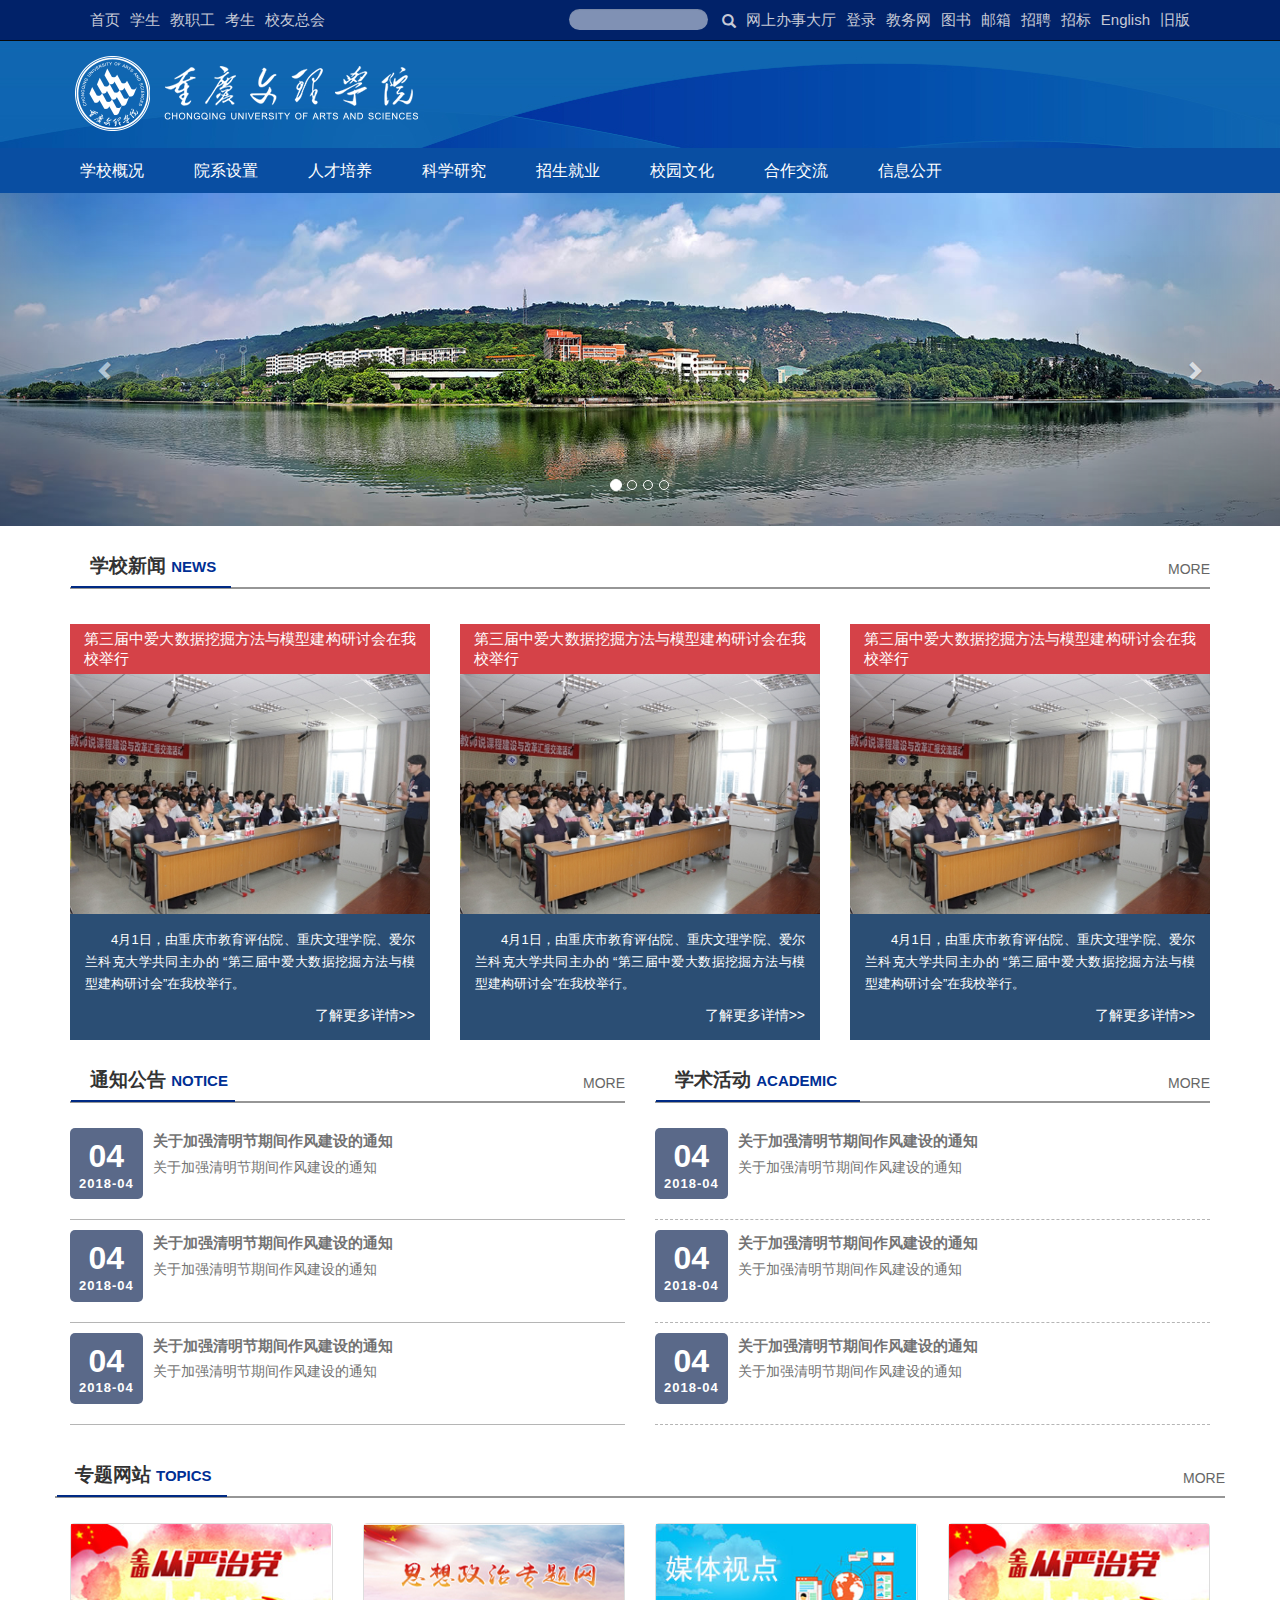
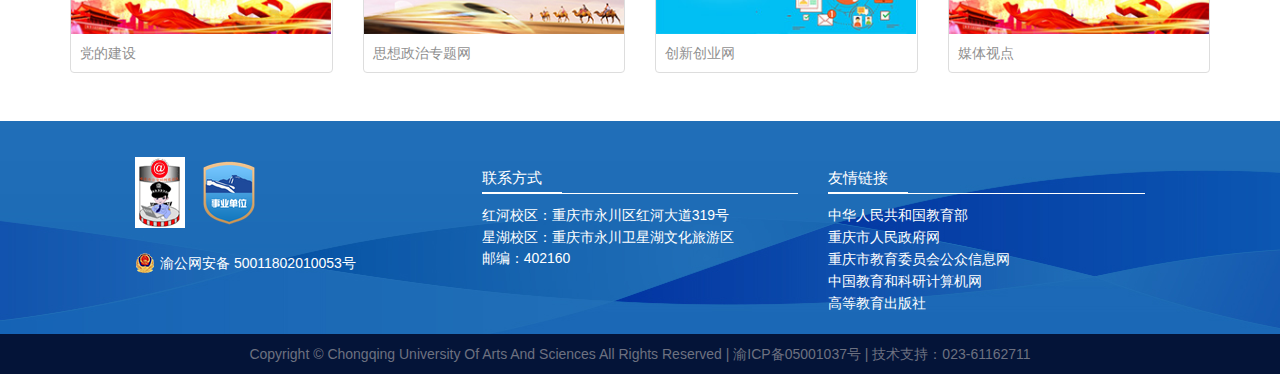
<file: docs/bootstrap/cqwu/index.html>
<!DOCTYPE html>
<html lang="en">
<head>
    <meta charset="UTF-8">
    <title>重庆文理学院</title>
    <meta name="viewport"
          content="width=device-width, user-scalable=no, initial-scale=1.0, maximum-scale=1.0, minimum-scale=1.0"/>
    <link rel="stylesheet" href="css/bootstrap.min.css"/>
    <link rel="stylesheet" href="css/index1.css"/>
    <link rel="stylesheet" href="css/public.css"/>

</head>
<body>
<nav class="navbar navbar-inverse navbar-fixed-top" role="navigation">
    <div class="container">
        <div class="navbar-header">
            <button type="button" class="navbar-toggle" data-toggle="collapse" data-target=".navbar-ex1-collapse">
                <span class="sr-only">Toggle navigation</span>
                <span class="icon-bar"></span>
                <span class="icon-bar"></span>
                <span class="icon-bar"></span>
            </button>
            <a class="navbar-brand visible-xs" href="#">重庆文理学院</a>
        </div>

        <!-- 这个元素在移动设备中将被折叠起来 -->
        <div class="collapse navbar-collapse navbar-ex1-collapse" >
            <ul class="nav navbar-nav" >
                <li class=" hidden-sm"><a href="#">首页</a></li>
                <li class="hidden-sm "><a href="#"> 学生</a></li>
                <li class="hidden-sm "><a href="#"> 教职工</a></li>
                <li class=" hidden-sm"><a href="#">  考生</a></li>
                <li class="hidden-sm"><a href="#">  校友总会</a></li>
            </ul>

            <ul class="nav navbar-nav navbar-right hidden-sm">
                <li><a href="#" >网上办事大厅</a></li>
                <li><a href="#" >  登录</a></li>
                <li><a href="#" > 教务网</a></li>
                <li><a href="#" > 图书</a></li>
                <li><a href="#" >  邮箱</a></li>
                <li><a href="#"> 招聘</a></li>
                <li><a href="#"> 招标</a></li>
                <li><a href="#"> English</a></li>
                <li><a href="#"> 旧版</a></li>
            </ul>
            <form class="navbar-form navbar-right hidden-md hidden-sm hidden-xs" role="search">
                <div class="form-group">
                    <input type="text" class="form-control">
                </div>
                <span class="glyphicon glyphicon-search"></span>
            </form>
        </div>
    </div>
</nav>
<header>
    <div class="container">
        <div class="top">
            <img src="img/logo.png" alt=""/>
        </div>
    </div>
    <div class="down hidden-sm hidden-xs">
        <div class="container">
            <div class="row">
                <dl>
                    <dt>学校概况</dt>
                    <dd>
                        <a href="#">学校简介</a>
                        <a href="#"> 发展历程</a>
                        <a href="#">   现任领导</a>
                        <a href="#"> 组织机构</a>
                        <a href="#"> 学校标识</a>
                        <a href="#">  校园风光</a>
                    </dd>
                </dl>
                <dl>
                    <dt>院系设置</dt>
                    <dd>
                        <a href="#">  文化与传媒学院</a>
                        <a href="#"> 数学与财经学院</a>
                        <a href="#">  材料与化工学院</a>
                        <a href="#">机器人工程学院/机电工程学院</a>
                        <a href="#">   机器人工程学院/机电工程学院</a>
                        <a href="#">  林学与生命科学学院</a>
                        <a href="#"> 电子电气工程学院 </a>
                        <a href="#">    重庆服务外包学院/软件工程学院</a>
                        <a href="#">  经济管理学院/建筑工程学院</a>
                        <a href="#">  旅游学院</a>
                        <a href="#"> 公共管理学院</a>
                        <a href="#">   教育学院</a>
                        <a href="#"> 外国语学院</a>
                        <a href="#"> 音乐学院</a>
                        <a href="#">  体育学院 </a>
                        <a href="#">  美术与设计学院</a>
                        <a href="#">   重庆文化遗产学院</a>
                        <a href="#">  国际学院 </a>
                        <a href="#">   继续教育学院/培训学院</a>
                    </dd>
                </dl>
                <dl>
                    <dt>人才培养</dt>
                    <dd>
                        <a href="#">本科生教育</a>
                        <a href="#"> 研究生教育 </a>
                        <a href="#"> 留学生教育</a>
                        <a href="#"> 继续教育</a>
                    </dd>
                </dl>
                <dl>
                    <dt>科学研究</dt>
                    <dd>

                        <a href="#">科研机构</a>
                        <a href="#">    科研管理 </a>
                        <a href="#"> 学科建设</a>
                        <a href="#"> 学术期刊</a>
                        <a href="#"> 重庆科技资源共享平台</a>
                    </dd>
                </dl>
                <dl>
                    <dt>招生就业</dt>
                    <dd>
                        <a href="#">招生政策</a>
                        <a href="#">  专业目录</a>
                        <a href="#">招生计划</a>
                        <a href="#"> 历年分数</a>
                        <a href="#"> 录取查询</a>
                        <a href="#">新生通道</a>
                        <a href="#">招生信息网</a>
                        <a href="#"> 就业信息网</a>
                    </dd>
                </dl>
                <dl>
                    <dt>校园文化</dt>
                    <dd>
                        <a href="#">学生社团</a>
                        <a href="#"> 教工之家</a>
                        <a href="#"> 品牌活动</a>
                    </dd>
                </dl>
                <dl>
                    <dt>合作交流</dt>
                    <dd>
                        <a href="#">学校简介</a>
                        <a href="#"> 发展历程</a>
                        <a href="#">   现任领导</a>
                        <a href="#"> 组织机构</a>
                        <a href="#"> 学校标识</a>
                        <a href="#">  校园风光</a>
                    </dd>
                </dl>
                <dl>
                    <dt>信息公开</dt>
                    <dd>
                        <a href="#">一周会议通知</a>
                        <a href="#">领导机构 </a>
                        <a href="#"> 实施办法</a>
                        <a href="#">指南与目录</a>
                        <a href="#"> 年度报告</a>
                    </dd>
                </dl>
            </div>
        </div>

    </div>
</header>
<section>
    <div class="container-fluid">
        <div id="slidershow" class="carousel slide lcj-slide" data-ride="carousel">
            <!-- 设置图片轮播的顺序 -->
            <ol class="carousel-indicators">
                <li data-target="#slidershow" data-slide-to="0" class="active"></li>
                <li data-target="#slidershow" data-slide-to="1"></li>
                <li data-target="#slidershow" data-slide-to="2"></li>
                <li data-target="#slidershow" data-slide-to="3"></li>
            </ol>
            <!-- 设置轮播图片,须保证所有图片的宽高保持一致 -->
            <div class="carousel-inner">
                <div class="item active">
                    <a href="##"><img src="img/banner1.jpg" alt=""></a>

                </div>
                <div class="item">
                    <a href="##"><img src="img/banner2.jpg" alt=""></a>

                </div>
                <div class="item">
                    <a href="##"><img src="img/banner3.jpg" alt=""></a>

                </div>
                <div class="item">
                    <a href="##"><img src="img/banner4.jpg" alt=""></a>

                </div>
            </div>
            <a class="left carousel-control" href="#slidershow"  role="button">
                <span class="glyphicon glyphicon-chevron-left"></span>
            </a>
            <a class="right carousel-control" href="#slidershow"  role="button">
                <span class="glyphicon glyphicon-chevron-right"></span>
            </a>
        </div>
    </div>
</section>
<main>
    <div class="container">
        <header><h3>学校新闻 <span>NEWS</span></h3><a href="列表页.html">MORE</a></header>
        <div class="row">
            <div class="col-xs-12 col-sm-4 news">

                <figure>
                    <a href="详细页.html">
                    <h4>第三届中爱大数据挖掘方法与模型建构研讨会在我校举行</h4>
                    <img src="img/news1.jpg" alt=""/>
                    <figcaption>
                        <p>
                            4月1日，由重庆市教育评估院、重庆文理学院、爱尔兰科克大学共同主办的
                            “第三届中爱大数据挖掘方法与模型建构研讨会”在我校举行。
                       </p>
                        <span>了解更多详情&gt;&gt;</span>
                    </figcaption>
                    </a>
                </figure>
            </div>
            <div class="col-xs-12 col-sm-4 news">

                <figure>
                    <a href="#">
                        <h4>第三届中爱大数据挖掘方法与模型建构研讨会在我校举行</h4>
                        <img src="img/news1.jpg" alt=""/>
                        <figcaption>
                            <p>
                                4月1日，由重庆市教育评估院、重庆文理学院、爱尔兰科克大学共同主办的
                                “第三届中爱大数据挖掘方法与模型建构研讨会”在我校举行。
                            </p>
                            <span>了解更多详情&gt;&gt;</span>
                        </figcaption>
                    </a>
                </figure>
            </div>
            <div class="col-xs-12 col-sm-4 news">

                <figure>
                    <a href="#">
                        <h4>第三届中爱大数据挖掘方法与模型建构研讨会在我校举行</h4>
                        <img src="img/news1.jpg" alt=""/>
                        <figcaption>
                            <p>
                                4月1日，由重庆市教育评估院、重庆文理学院、爱尔兰科克大学共同主办的
                                “第三届中爱大数据挖掘方法与模型建构研讨会”在我校举行。
                            </p>
                            <span>了解更多详情&gt;&gt;</span>
                        </figcaption>
                    </a>
                </figure>
            </div>
        </div>
        <div class="row  notice">

            <div class="col-sm-6 notice1">
                <header><h3>通知公告 <span>NOTICE</span></h3><a href="#">MORE</a></header>
                <ul class="media-list">
                    <li class="media">
                        <a class="pull-left" href="#">
                               <span>04</span>
                            <span>2018-04</span>
                        </a>
                        <div class="media-body">
                            <h4 class="media-heading">关于加强清明节期间作风建设的通知</h4>
                            <p>关于加强清明节期间作风建设的通知</p>
                        </div>
                    </li>

                </ul>
            </div>
            <div class="col-sm-6 notice2">
                <header><h3>学术活动 <span>ACADEMIC</span></h3><a href="#">MORE</a></header>
                <ul class="media-list">
                    <li class="media two">
                            <a class="pull-left" href="#">
                                <span>04</span>
                                <span>2018-04</span>
                            </a>
                            <div class="media-body">
                                <h4 class="media-heading">关于加强清明节期间作风建设的通知</h4>
                                <p>关于加强清明节期间作风建设的通知</p>
                            </div>
                    </li>

                </ul>
            </div>
            <div class="col-sm-6">
                <ul class="media-list">
                    <li class="media">
                        <a class="pull-left" href="#">
                            <span>04</span>
                            <span>2018-04</span>
                        </a>
                        <div class="media-body">
                            <h4 class="media-heading">关于加强清明节期间作风建设的通知</h4>
                            <p>关于加强清明节期间作风建设的通知</p>
                        </div>
                    </li>

                </ul>
            </div>
            <div class="col-sm-6">
                <ul class="media-list">
                    <li class="media two">
                        <a class="pull-left" href="#">
                            <span>04</span>
                            <span>2018-04</span>
                        </a>
                        <div class="media-body">
                            <h4 class="media-heading">关于加强清明节期间作风建设的通知</h4>
                            <p>关于加强清明节期间作风建设的通知</p>
                        </div>
                    </li>

                </ul>
            </div>
            <div class="col-sm-6">
                <ul class="media-list">
                    <li class="media">
                        <a class="pull-left" href="#">
                            <span>04</span>
                            <span>2018-04</span>
                        </a>
                        <div class="media-body">
                            <h4 class="media-heading">关于加强清明节期间作风建设的通知</h4>
                            <p>关于加强清明节期间作风建设的通知</p>
                        </div>
                    </li>

                </ul>
            </div>
            <div class="col-sm-6">
                <ul class="media-list">
                    <li class="media two">
                        <a class="pull-left" href="#">
                            <span>04</span>
                            <span>2018-04</span>
                        </a>
                        <div class="media-body">
                            <h4 class="media-heading">关于加强清明节期间作风建设的通知</h4>
                            <p>关于加强清明节期间作风建设的通知</p>
                        </div>
                    </li>

                </ul>
            </div>

        </div>
        <div class="row topics">
            <header><h3>专题网站<span>TOPICS</span></h3><a href="#">MORE</a></header>
            <div class="col-sm-3 col-xs-6">
                <a class="thumbnail">
                    <img src="img/topicf1.jpg" alt="...">
                    <div class="caption">
                        <p>党的建设</p>
                    </div>
                </a>
            </div>
            <div class="col-sm-3 col-xs-6">
                <a class="thumbnail">
                    <img src="img/topicf2.jpg" alt="...">
                    <div class="caption">
                        <p>  思想政治专题网</p>
                    </div>
                </a>
            </div>
            <div class="col-sm-3 col-xs-6">
                <a class="thumbnail">
                    <img src="img/topicf4.jpg" alt="...">
                    <div class="caption">
                        <p>创新创业网</p>

                    </div>
                </a>
            </div>
            <div class="col-sm-3 col-xs-6">
                <a class="thumbnail">
                    <img src="img/topicf1.jpg" alt="...">
                    <div class="caption" >
                        <p> 媒体视点</p>
                    </div>
                </a>
            </div>
        </div>
    </div>

</main>
<footer>
    <div class="container up">
        <div class="row">
            <div class="col-sm-4 hidden-xs">
                <img src="img/sentrybox.gif" alt=""/>
                <a href="#"><img src="img/blue_error.png" alt=""/></a>
                <p class="plice">
                    <a href="#">渝公网安备 50011802010053号</a>
                </p>
            </div>
            <div class="col-sm-4 col-xs-12">
                <dl>
                    <dt>联系方式</dt>
                    <dd>
                        <a href="#">红河校区：重庆市永川区红河大道319号</a>
                        <a href="#">星湖校区：重庆市永川卫星湖文化旅游区</a>
                        <p class="post">邮编：402160</p>
                    </dd>
                </dl>
            </div>
            <div class="col-sm-4 hidden-xs">
                <dl>
                    <dt>友情链接</dt>
                    <dd>
                        <a href="#">中华人民共和国教育部</a>
                        <a href="#">重庆市人民政府网</a>
                        <a href="#">重庆市教育委员会公众信息网</a>
                        <a href="#">中国教育和科研计算机网</a>
                        <a href="#">高等教育出版社</a>
                    </dd>
                </dl>
            </div>
        </div>
    </div>
    <div class="down">
        Copyright © Chongqing University Of Arts And Sciences All Rights Reserved | 渝ICP备05001037号 | 技术支持：023-61162711
    </div>
</footer>
<script src="js/jquery.min.js"></script>
<script src="js/bootstrap.min.js"></script>
<script>
    $(function(){
        $("#slidershow").carousel({
            interval:1500
        });
        $("#slidershow a.left").click(function(){
            $(".carousel").carousel("prev");
        });
        $("#slidershow a.right").click(function(){
            $(".carousel").carousel("next");
        })
    })
</script>
</body>
</html>
</file>
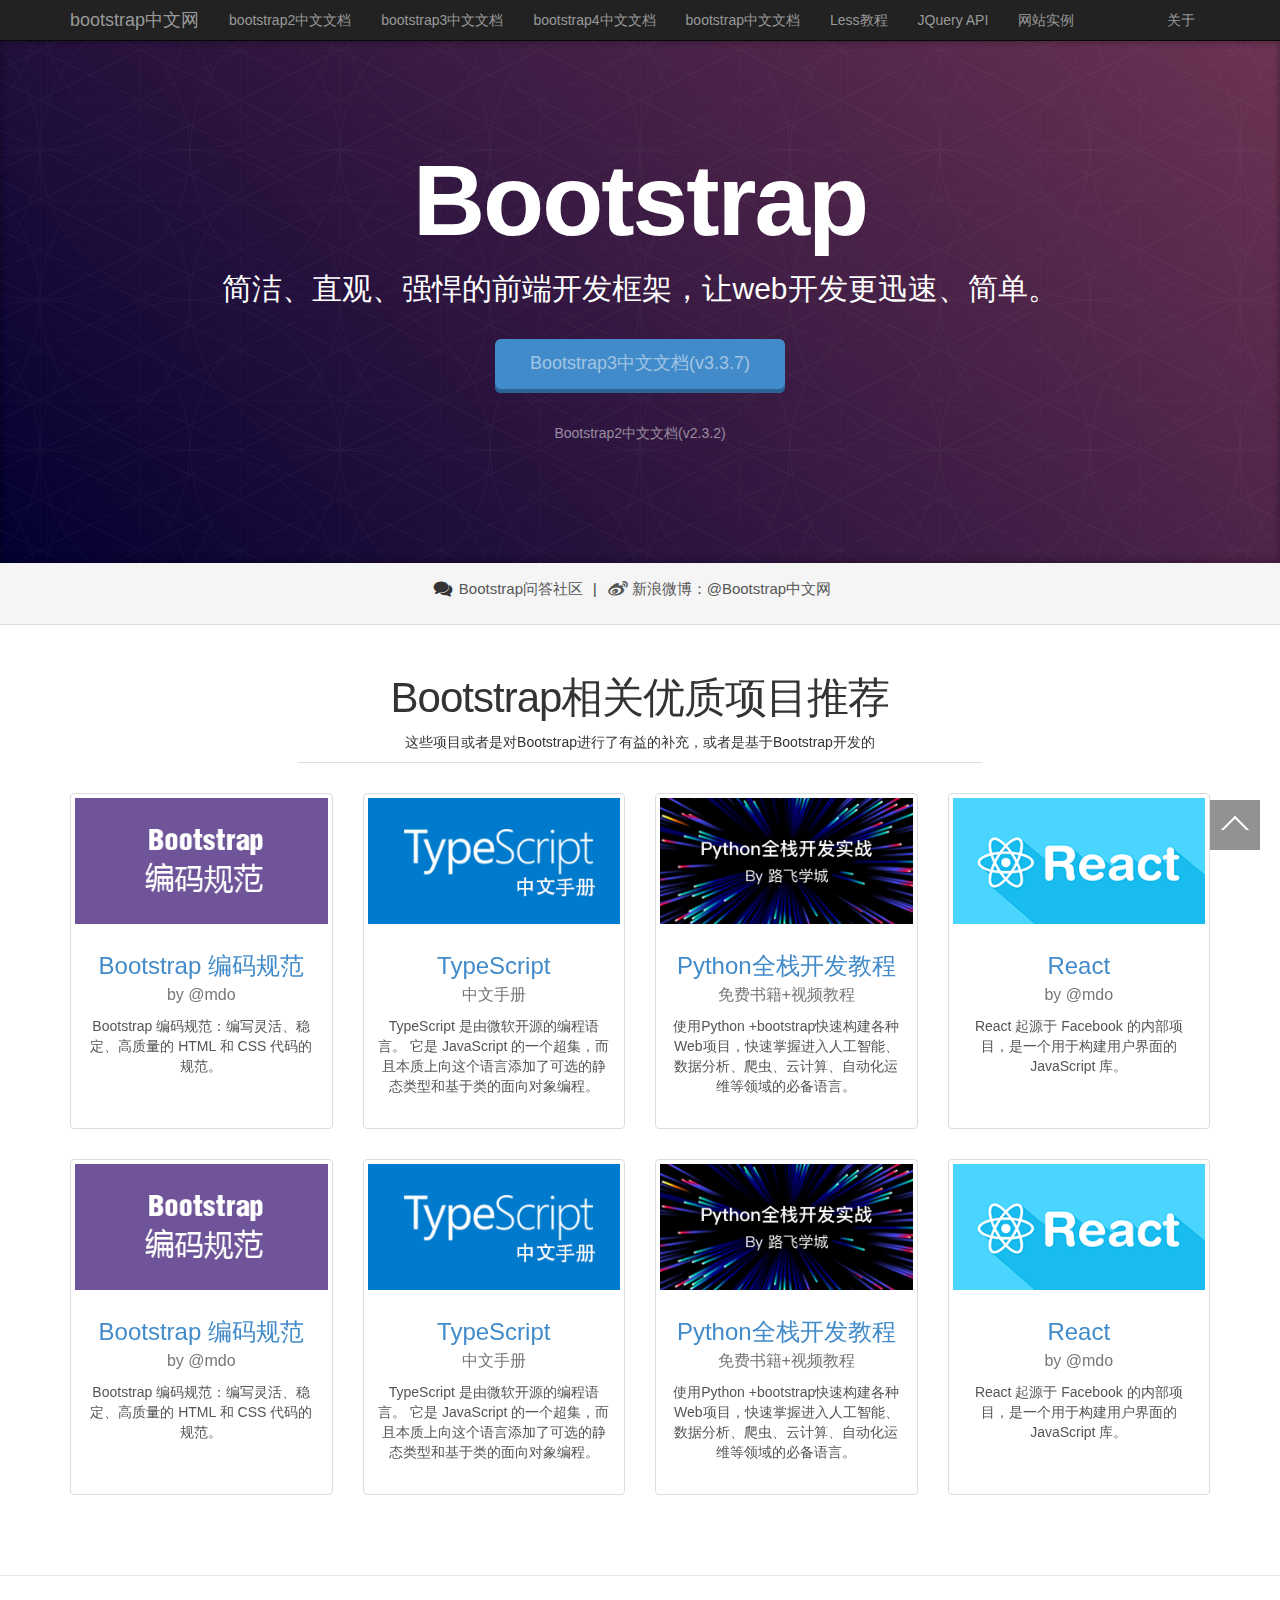
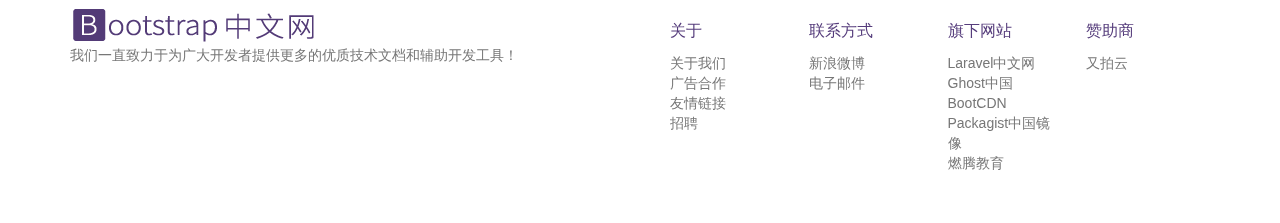
<file: docs/bootstrap/自适应.html>
<!DOCTYPE html>
<html lang="en">
<head>
    <meta charset="UTF-8">
    <title></title>
    <link rel="stylesheet" href="css/bootstrap.min.css"/>
    <meta name="viewport"
          content="width=device-width, user-scalable=no, initial-scale=1.0, maximum-scale=1.0, minimum-scale=1.0"/>
    <link rel="stylesheet" href="css/zishi.css"/>
    <style>
        .navbar-nav>li>a,.navbar-brand  {
             padding-top: 10px;
             padding-bottom: 10px;
        }
        nav.navbar{
            min-height: 40px;
        }
        .masthead{
            margin-top:40px;
            padding: 90px 0 110px;
            color: #fff;
        }
        .masthead h1{
            line-height: 1;
            letter-spacing: -2px;
            font-weight: 700;
            font-size: 100px;
        }
        .masthead h2 {
            font-weight: 200;
            line-height: 1.25;
        }
        .jumbotron{
            background: linear-gradient(45deg,#020031 0,#6d3353 100%);
            box-shadow: inset 0 3px 7px rgba(0,0,0,.2), inset 0 -3px 7px rgba(0,0,0,.2);
        }
        .jumbotron:after {
            content: '';
            display: block;
            position: absolute;
            top: 0;
            right: 0;
            bottom: 0;
            left: 0;
            background: url(img/bs-docs-masthead-pattern.png) repeat center center;
            opacity: .4;
        }
        .container{
            position: relative;
            z-index: 10;
        }
        .masthead p {
            font-size: 40px;
            font-weight: 200;
            line-height: 1.25;
            margin-top: 30px;
            margin-bottom: 15px;
        }
        .btn-primary.btn-shadow {
            box-shadow: inset 0 -4px 0 #2a6496;
            border: 0;
        }
        .btn-lg.btn-shadow {
            padding: 13px 35px 17px;
        }
        .btn-primary:active:hover{
            color: #fff;
            background-color: #204d74;
            border-color: #122b40;
        }

        .jumbotron a {
            color: rgba(255,255,255,.5);
            transition: all .2s ease-in-out;
        }
        .masthead-links a{
            font-size: 14px;
        }
        .masthead-links li {
            display: inline;
            padding: 0 10px;
            color: rgba(255,255,255,.25);
        }
        ul.masthead-links {
            margin: 0;
            padding: 0;
            list-style: none;
        }
        a.backtop{
            position: fixed;
            right: 20px;
            bottom: 50px;
            width: 50px;
            height: 50px;
            background-color: #929292;
        }
        a.backtop:before{
            position: absolute;
            width: 20px;
            height: 20px;
            border: 2px solid transparent;
            border-left-color: white;
            border-top-color: white;
            content: '';
            transform: rotate(45deg);
            margin-left: 15px;
            margin-top: 20px;
        }
    </style>
</head>
<body>

<nav class="navbar navbar-inverse navbar-fixed-top">
    <div class="container">
        <!-- Brand and toggle get grouped for better mobile display -->
        <div class="navbar-header">
            <button type="button" class="navbar-toggle collapsed" data-toggle="collapse" data-target="#bs-example-navbar-collapse-1" aria-expanded="false">
                <span class="sr-only">Toggle navigation</span>
                <span class="icon-bar"></span>
                <span class="icon-bar"></span>
                <span class="icon-bar"></span>
            </button>
            <a class="navbar-brand hidden-sm" href="#">bootstrap中文网</a>
        </div>

        <!-- Collect the nav links, forms, and other content for toggling -->
        <div class="collapse navbar-collapse " id="bs-example-navbar-collapse-1">
            <ul class="nav navbar-nav ">
                <li><a href="#" class="hidden-md hidden-sm">bootstrap2中文文档 <span class="sr-only">(current)</span></a></li>
                <li><a href="#">bootstrap3中文文档</a></li>
                <li><a href="#" >bootstrap4中文文档</a></li>
                <li><a href="#" class="hidden-md hidden-sm">bootstrap中文文档</a></li>
                <li><a href="#">Less教程</a></li>
                <li><a href="#">JQuery API</a></li>
                <li><a href="#">网站实例</a></li>
            </ul>
            <ul class="nav navbar-nav navbar-right">
                <li><a href="#" class="hidden-sm">关于</a></li>

            </ul>
        </div><!-- /.navbar-collapse -->
    </div><!-- /.container-fluid -->
</nav>
<div class="jumbotron masthead text-center">
    <div class="container">
        <h1>Bootstrap</h1>
        <h2>简洁、直观、强悍的前端开发框架，让web开发更迅速、简单。</h2>
        <p class="masthead-button-links">
            <a class="btn btn-lg btn-primary btn-shadow" href="https://v3.bootcss.com/" target="_blank" role="button" onclick="_hmt.push(['_trackEvent', 'masthead', 'click', 'masthead-Bootstrap3中文文档'])">Bootstrap3中文文档(v3.3.7)</a>
        </p>
        <ul class="masthead-links">
            <li>
                <a href="https://v2.bootcss.com/" target="_blank" role="button" onclick="_hmt.push(['_trackEvent', 'masthead', 'click', 'masthead-Bootstrap2中文文档'])">Bootstrap2中文文档(v2.3.2)</a>
            </li>
        </ul>
    </div>

</div>
<div class="adv">
    <p><b></b><a href="#"> Bootstrap问答社区</a><span>|</span><a href="#"><i></i>新浪微博：@Bootstrap中文网</a></p>
</div>
<main>
    <div class="container">
        <div class="row">
            <div class="col-sm-12 he">
                <h2>Bootstrap相关优质项目推荐</h2>
                <p>这些项目或者是对Bootstrap进行了有益的补充，或者是基于Bootstrap开发的</p>
            </div>

        </div>
        <div class="row">
            <div class="col-md-3 col-sm-6">
                <div class="thumbnail">
                    <a href="#">
                        <img src="img/tu1.png" alt="">
                    </a>
                    <div class="caption">
                        <h3><a href="#">Bootstrap 编码规范
                            <br/><span>by @mdo</span>
                        </a></h3>

                        <p>Bootstrap 编码规范：编写灵活、稳定、高质量的 HTML 和 CSS 代码的规范。</p>

                    </div>
                </div>

            </div>
            <div class="col-md-3 col-sm-6">
                <div class="thumbnail">
                    <a href="#" class="">
                        <img src="img/tu2.png" alt="">
                    </a>
                    <div class="caption">

                        <h3><a href="#">TypeScript
                            <br/> <span>中文手册</span>
                        </a></h3>

                        <p>TypeScript 是由微软开源的编程语言。
                            它是 JavaScript 的一个超集，而且本质上向这个语言添加了可选的静态类型和基于类的面向对象编程。</p>
                    </div>
                </div>

            </div>
            <div class="col-md-3 col-sm-6">
                <div class="thumbnail">
                    <a href="#" >
                        <img src="img/tu3.jpg" alt="">
                    </a>
                    <div class="caption">
                        <h3><a href="#">Python全栈开发教程
                            <br/>  <span>免费书籍+视频教程</span>
                        </a></h3>

                        <p>使用Python +bootstrap快速构建各种Web项目，快速掌握进入人工智能、
                            数据分析、爬虫、云计算、自动化运维等领域的必备语言。</p>
                    </div>
                </div>

            </div>
            <div class="col-md-3 col-sm-6">
                <div class="thumbnail">
                    <a href="#" >
                        <img src="img/tu4.png" alt="">
                    </a>
                    <div class="caption">
                        <h3><a href="#">React
                            <br/>
                            <span>by @mdo</span>
                        </a></h3>

                        <p>React 起源于 Facebook 的内部项目，是一个用于构建用户界面的 JavaScript 库。</p>
                    </div>
                </div>

            </div>
            <div class="col-md-3 col-sm-6">
                <div class="thumbnail">
                    <a href="#">
                        <img src="img/tu1.png" alt="">
                    </a>
                    <div class="caption">
                        <h3><a href="#">Bootstrap 编码规范
                            <br/><span>by @mdo</span>
                        </a></h3>

                        <p>Bootstrap 编码规范：编写灵活、稳定、高质量的 HTML 和 CSS 代码的规范。</p>

                    </div>
                </div>

            </div>
            <div class="col-md-3 col-sm-6">
                <div class="thumbnail">
                    <a href="#" class="">
                        <img src="img/tu2.png" alt="">
                    </a>
                    <div class="caption">

                        <h3><a href="#">TypeScript
                            <br/> <span>中文手册</span>
                        </a></h3>

                        <p>TypeScript 是由微软开源的编程语言。
                            它是 JavaScript 的一个超集，而且本质上向这个语言添加了可选的静态类型和基于类的面向对象编程。</p>
                    </div>
                </div>

            </div>
            <div class="col-md-3 col-sm-6">
                <div class="thumbnail">
                    <a href="#" >
                        <img src="img/tu3.jpg" alt="">
                    </a>
                    <div class="caption">
                        <h3><a href="#">Python全栈开发教程
                            <br/>  <span>免费书籍+视频教程</span>
                        </a></h3>

                        <p>使用Python +bootstrap快速构建各种Web项目，快速掌握进入人工智能、
                            数据分析、爬虫、云计算、自动化运维等领域的必备语言。</p>
                    </div>
                </div>

            </div>
            <div class="col-md-3 col-sm-6">
                <div class="thumbnail">
                    <a href="#" >
                        <img src="img/tu4.png" alt="">
                    </a>
                    <div class="caption">
                        <h3><a href="#">React
                            <br/>
                            <span>by @mdo</span>
                        </a></h3>

                        <p>React 起源于 Facebook 的内部项目，是一个用于构建用户界面的 JavaScript 库。</p>
                    </div>
                </div>

            </div>
        </div>
    </div>
</main>
<footer>
    <div class="container">
        <div class="row">
            <div class="col-md-6 col-sm-12">
                <img src="img/di1.PNG" alt="p"/>
                <p>我们一直致力于为广大开发者提供更多的优质技术文档和辅助开发工具！</p>
            </div>
            <div class="col-md-6 col-sm-12">
                <div class="col-sm-3 ">
                    <dl>
                        <dt>关于</dt>
                        <dd>
                            <a href="#">关于我们</a>
                            <a href="#">广告合作</a>
                            <a href="#">友情链接</a>
                            <a href="#">招聘</a>
                        </dd>
                    </dl>
                </div>
                <div class="col-sm-3">
                    <dl>
                        <dt>联系方式</dt>
                        <dd>

                            <a href="#">新浪微博</a>
                            <a href="#">电子邮件</a>
                        </dd>
                    </dl>
                </div>
                <div class="col-sm-3">
                    <dl>
                        <dt>旗下网站</dt>
                        <dd>
                            <a href="#">Laravel中文网</a>
                            <a href="#"> Ghost中国</a>
                            <a href="#"> BootCDN</a>
                            <a href="#">  Packagist中国镜像</a>
                            <a href="#">燃腾教育</a>
                        </dd>
                    </dl>
                </div>
                <div class="col-sm-3">
                    <dl>
                        <dt>赞助商</dt>
                        <dd>
                            <a href="#">又拍云</a>
                        </dd>
                    </dl>
                </div>
            </div>
        </div>
    </div>

</footer>
<a class="backtop" href="#"></a>
<script src="js/jquery.min.js"></script>
<script src="js/bootstrap.min.js"></script>
</body>
</html>
</file>
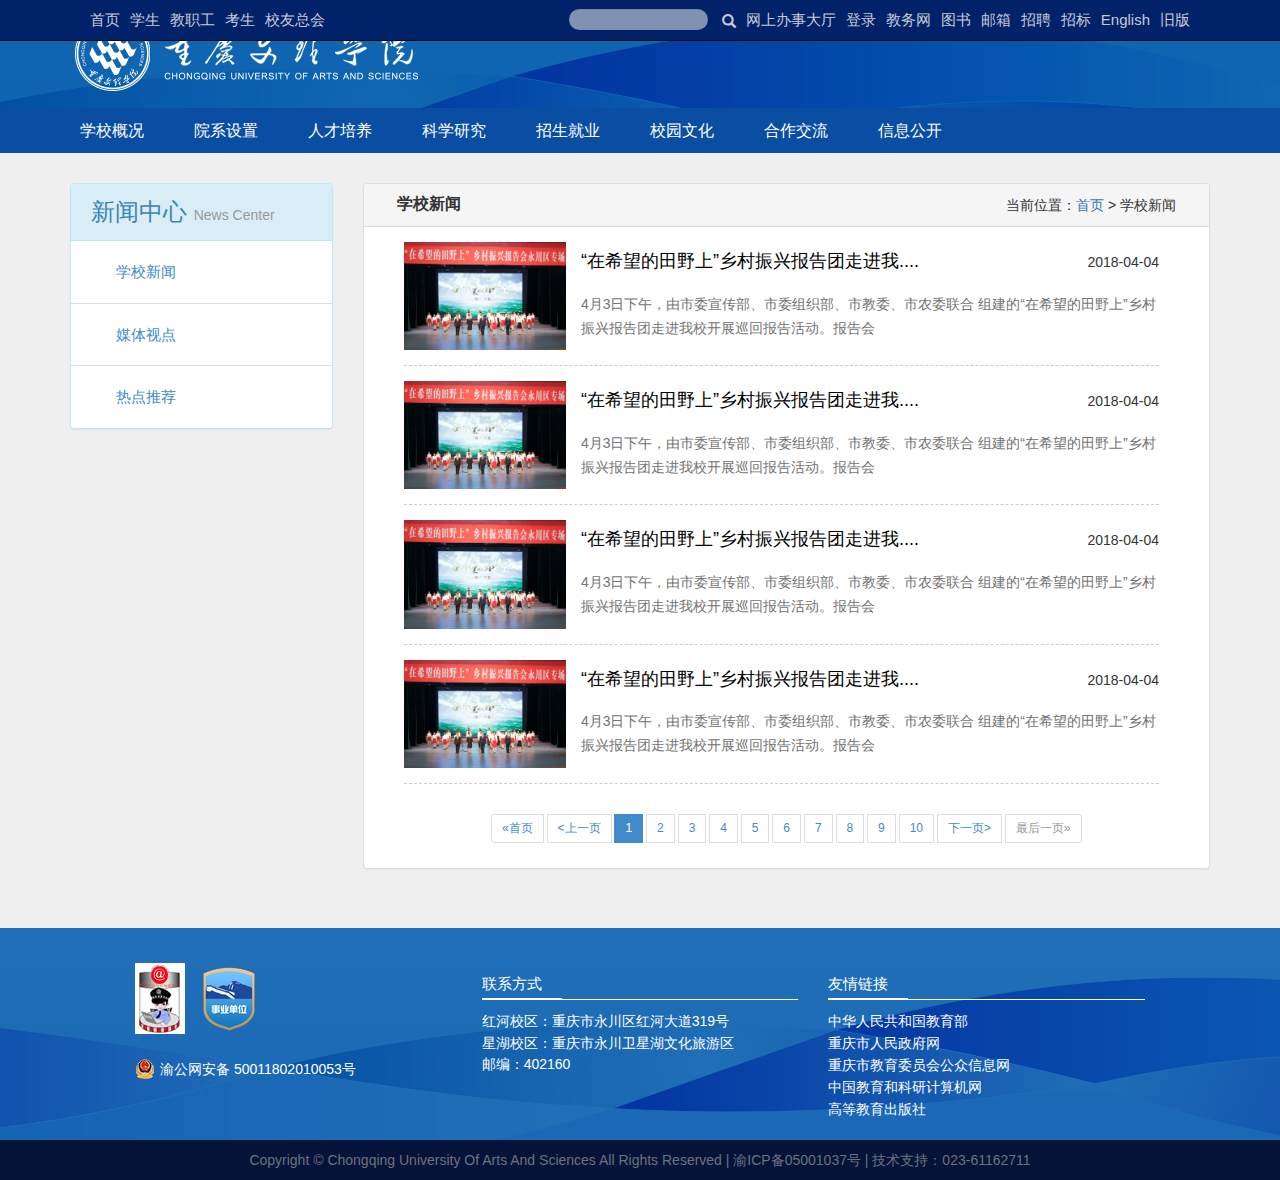
<file: docs/bootstrap/cqwu/列表页.html>
<!DOCTYPE html>
<html lang="en">
<head>
    <meta charset="UTF-8">
    <title>列表页</title>
    <meta name="viewport"
          content="width=device-width, user-scalable=no, initial-scale=1.0, maximum-scale=1.0, minimum-scale=1.0"/>
    <link rel="stylesheet" href="css/bootstrap.min.css"/>
    <link rel="stylesheet" href="css/public.css"/>
    <link rel="stylesheet" href="css/list.css"/>
</head>
<body>
<nav class="navbar navbar-inverse navbar-fixed-top" role="navigation">
    <div class="container">
        <div class="navbar-header">
            <button type="button" class="navbar-toggle" data-toggle="collapse" data-target=".navbar-ex1-collapse">
                <span class="sr-only">Toggle navigation</span>
                <span class="icon-bar"></span>
                <span class="icon-bar"></span>
                <span class="icon-bar"></span>
            </button>
            <a class="navbar-brand visible-xs" href="#">重庆文理学院</a>
        </div>

        <!-- 这个元素在移动设备中将被折叠起来 -->
        <div class="collapse navbar-collapse navbar-ex1-collapse" >
            <ul class="nav navbar-nav" >
                <li class=" hidden-sm"><a href="index.html">首页</a></li>
                <li class="hidden-sm "><a href="#"> 学生</a></li>
                <li class="hidden-sm "><a href="#"> 教职工</a></li>
                <li class=" hidden-sm"><a href="#">  考生</a></li>
                <li class="hidden-sm"><a href="#">  校友总会</a></li>
            </ul>

            <ul class="nav navbar-nav navbar-right hidden-sm">
                <li><a href="#" >网上办事大厅</a></li>
                <li><a href="#" >  登录</a></li>
                <li><a href="#" > 教务网</a></li>
                <li><a href="#" > 图书</a></li>
                <li><a href="#" >  邮箱</a></li>
                <li><a href="#"> 招聘</a></li>
                <li><a href="#"> 招标</a></li>
                <li><a href="#"> English</a></li>
                <li><a href="#"> 旧版</a></li>
            </ul>
            <form class="navbar-form navbar-right hidden-md hidden-sm hidden-xs" role="search">
                <div class="form-group">
                    <input type="text" class="form-control">
                </div>
                <span class="glyphicon glyphicon-search"></span>
            </form>
        </div>
    </div>
</nav>

<header>
    <div class="container">
        <div class="top">
            <img src="img/logo.png" alt=""/>
        </div>
    </div>
    <div class="down hidden-sm hidden-xs">
        <div class="container">
            <div class="row">
                <dl>
                    <dt>学校概况</dt>
                    <dd>
                        <a href="#">学校简介</a>
                        <a href="#"> 发展历程</a>
                        <a href="#">   现任领导</a>
                        <a href="#"> 组织机构</a>
                        <a href="#"> 学校标识</a>
                        <a href="#">  校园风光</a>
                    </dd>
                </dl>
                <dl>
                    <dt>院系设置</dt>
                    <dd>
                        <a href="#">  文化与传媒学院</a>
                        <a href="#"> 数学与财经学院</a>
                        <a href="#">  材料与化工学院</a>
                        <a href="#">机器人工程学院/机电工程学院</a>
                        <a href="#">   机器人工程学院/机电工程学院</a>
                        <a href="#">  林学与生命科学学院</a>
                        <a href="#"> 电子电气工程学院 </a>
                        <a href="#">    重庆服务外包学院/软件工程学院</a>
                        <a href="#">  经济管理学院/建筑工程学院</a>
                        <a href="#">  旅游学院</a>
                        <a href="#"> 公共管理学院</a>
                        <a href="#">   教育学院</a>
                        <a href="#"> 外国语学院</a>
                        <a href="#"> 音乐学院</a>
                        <a href="#">  体育学院 </a>
                        <a href="#">  美术与设计学院</a>
                        <a href="#">   重庆文化遗产学院</a>
                        <a href="#">  国际学院 </a>
                        <a href="#">   继续教育学院/培训学院</a>
                    </dd>
                </dl>
                <dl>
                    <dt>人才培养</dt>
                    <dd>
                        <a href="#">本科生教育</a>
                        <a href="#"> 研究生教育 </a>
                        <a href="#"> 留学生教育</a>
                        <a href="#"> 继续教育</a>
                    </dd>
                </dl>
                <dl>
                    <dt>科学研究</dt>
                    <dd>

                        <a href="#">科研机构</a>
                        <a href="#">    科研管理 </a>
                        <a href="#"> 学科建设</a>
                        <a href="#"> 学术期刊</a>
                        <a href="#"> 重庆科技资源共享平台</a>
                    </dd>
                </dl>
                <dl>
                    <dt>招生就业</dt>
                    <dd>
                        <a href="#">招生政策</a>
                        <a href="#">  专业目录</a>
                        <a href="#">招生计划</a>
                        <a href="#"> 历年分数</a>
                        <a href="#"> 录取查询</a>
                        <a href="#">新生通道</a>
                        <a href="#">招生信息网</a>
                        <a href="#"> 就业信息网</a>
                    </dd>
                </dl>
                <dl>
                    <dt>校园文化</dt>
                    <dd>
                        <a href="#">学生社团</a>
                        <a href="#"> 教工之家</a>
                        <a href="#"> 品牌活动</a>
                    </dd>
                </dl>
                <dl>
                    <dt>合作交流</dt>
                    <dd>
                        <a href="#">学校简介</a>
                        <a href="#"> 发展历程</a>
                        <a href="#">   现任领导</a>
                        <a href="#"> 组织机构</a>
                        <a href="#"> 学校标识</a>
                        <a href="#">  校园风光</a>
                    </dd>
                </dl>
                <dl>
                    <dt>信息公开</dt>
                    <dd>
                        <a href="#">一周会议通知</a>
                        <a href="#">领导机构 </a>
                        <a href="#"> 实施办法</a>
                        <a href="#">指南与目录</a>
                        <a href="#"> 年度报告</a>
                    </dd>
                </dl>
            </div>
        </div>

    </div>
</header>
<main>
    <div class="container">
        <div class="row">
            <aside class="col-sm-3 hidden-xs">
                <div class="panel panel-info">
                    <div class="panel-heading">
                    <h3>  新闻中心 <small>News Center</small></h3>
                    </div>
                    <ul class="list-group">
                        <li class="list-group-item"><a href="#">学校新闻</a></li>
                        <li class="list-group-item"><a href="#">媒体视点</a></li>
                        <li class="list-group-item"><a href="#">热点推荐</a></li>
                    </ul>
                </div>
            </aside>
            <div class="col-sm-9 new_list">
                <div class="panel panel-default">
                    <div class="panel-heading">
                       <h3 >学校新闻</h3><span>当前位置：<b>首页</b> > 学校新闻</span>
                    </div>
                    <div class="panel-body">
                        <ul class="media-list">
                            <li class="media">
                                <a  href="#">
                                    <img class="media-object pull-left" src="img/img1.jpg"
                                         alt="...">

                                <div class="media-body ">
                                  <header> <h4 class="media-heading">“在希望的田野上”乡村振兴报告团走进我....</h4><span class="pull-right hidden-xs">2018-04-04 </span></header>
                                    <div>
                                        4月3日下午，由市委宣传部、市委组织部、市教委、市农委联合
                                        组建的“在希望的田野上”乡村振兴报告团走进我校开展巡回报告活动。报告会
                                    </div>
                                    </div>
                                </a>
                            </li>
                            <li class="media">
                                <a  href="#">
                                    <img class="media-object pull-left" src="img/img1.jpg"
                                         alt="...">

                                    <div class="media-body ">
                                       <header> <h4 class="media-heading">“在希望的田野上”乡村振兴报告团走进我....</h4><span class="pull-right  hidden-xs">2018-04-04 </span></header>
                                        <div>
                                            4月3日下午，由市委宣传部、市委组织部、市教委、市农委联合
                                            组建的“在希望的田野上”乡村振兴报告团走进我校开展巡回报告活动。报告会
                                        </div>
                                    </div>
                                </a>
                            </li>
                            <li class="media">
                                <a  href="#">
                                    <img class="media-object pull-left" src="img/img1.jpg"
                                         alt="...">

                                    <div class="media-body ">
                                     <header>  <h4 class="media-heading">“在希望的田野上”乡村振兴报告团走进我....</h4><span class="pull-right hidden-xs">2018-04-04 </span></header>
                                        <div>
                                            4月3日下午，由市委宣传部、市委组织部、市教委、市农委联合
                                            组建的“在希望的田野上”乡村振兴报告团走进我校开展巡回报告活动。报告会
                                        </div>
                                    </div>
                                </a>
                            </li>
                            <li class="media">
                                <a  href="#">
                                    <img class="media-object pull-left" src="img/img1.jpg"
                                         alt="...">

                                    <div class="media-body ">
                                        <header>  <h4 class="media-heading">“在希望的田野上”乡村振兴报告团走进我....</h4><span class="pull-right hidden-xs">2018-04-04 </span></header>
                                        <div>
                                            4月3日下午，由市委宣传部、市委组织部、市教委、市农委联合
                                            组建的“在希望的田野上”乡村振兴报告团走进我校开展巡回报告活动。报告会
                                        </div>
                                    </div>
                                </a>
                            </li>
                        </ul>
                    </div>
                    <div class="splite text-center" >
                        <ul class="pagination pagination-sm">
                            <li><a href="#">&laquo;首页</a></li>
                            <li><a href="#">&lt;上一页</a></li>
                            <li class="active"><a href="#">1</a></li>
                            <li ><a href="#">2</a></li>
                            <li><a href="#">3</a></li>
                            <li><a href="#">4</a></li>
                            <li><a href="#">5</a></li>
                            <li><a href="#">6</a></li>
                            <li><a href="#">7</a></li>
                            <li><a href="#">8</a></li>
                            <li><a href="#">9</a></li>
                            <li><a href="#">10</a></li>
                            <li><a href="#">下一页&gt;</a></li>
                            <li class="disabled"><a href="#">最后一页&raquo;</a></li>
                        </ul>
                    </div>

                </div>

            </div>

        </div>
    </div>

</main>
<footer>
    <div class="container up">
        <div class="row">
            <div class="col-sm-4 hidden-xs">
                <img src="img/sentrybox.gif" alt=""/>
                <a href="#"><img src="img/blue_error.png" alt=""/></a>
                <p class="plice">
                    <a href="#">渝公网安备 50011802010053号</a>
                </p>
            </div>
            <div class="col-sm-4 col-xs-12">
                <dl>
                    <dt>联系方式</dt>
                    <dd>
                        <a href="#">红河校区：重庆市永川区红河大道319号</a>
                        <a href="#">星湖校区：重庆市永川卫星湖文化旅游区</a>
                        <p class="post">邮编：402160</p>
                    </dd>
                </dl>
            </div>
            <div class="col-sm-4 hidden-xs">
                <dl>
                    <dt>友情链接</dt>
                    <dd>
                        <a href="#">中华人民共和国教育部</a>
                        <a href="#">重庆市人民政府网</a>
                        <a href="#">重庆市教育委员会公众信息网</a>
                        <a href="#">中国教育和科研计算机网</a>
                        <a href="#">高等教育出版社</a>
                    </dd>
                </dl>
            </div>
        </div>
    </div>
    <div class="down">
        Copyright © Chongqing University Of Arts And Sciences All Rights Reserved | 渝ICP备05001037号 | 技术支持：023-61162711
    </div>
</footer>
<script src="js/jquery.min.js"></script>
<script src="js/bootstrap.min.js"></script>
</body>
</html>
</file>
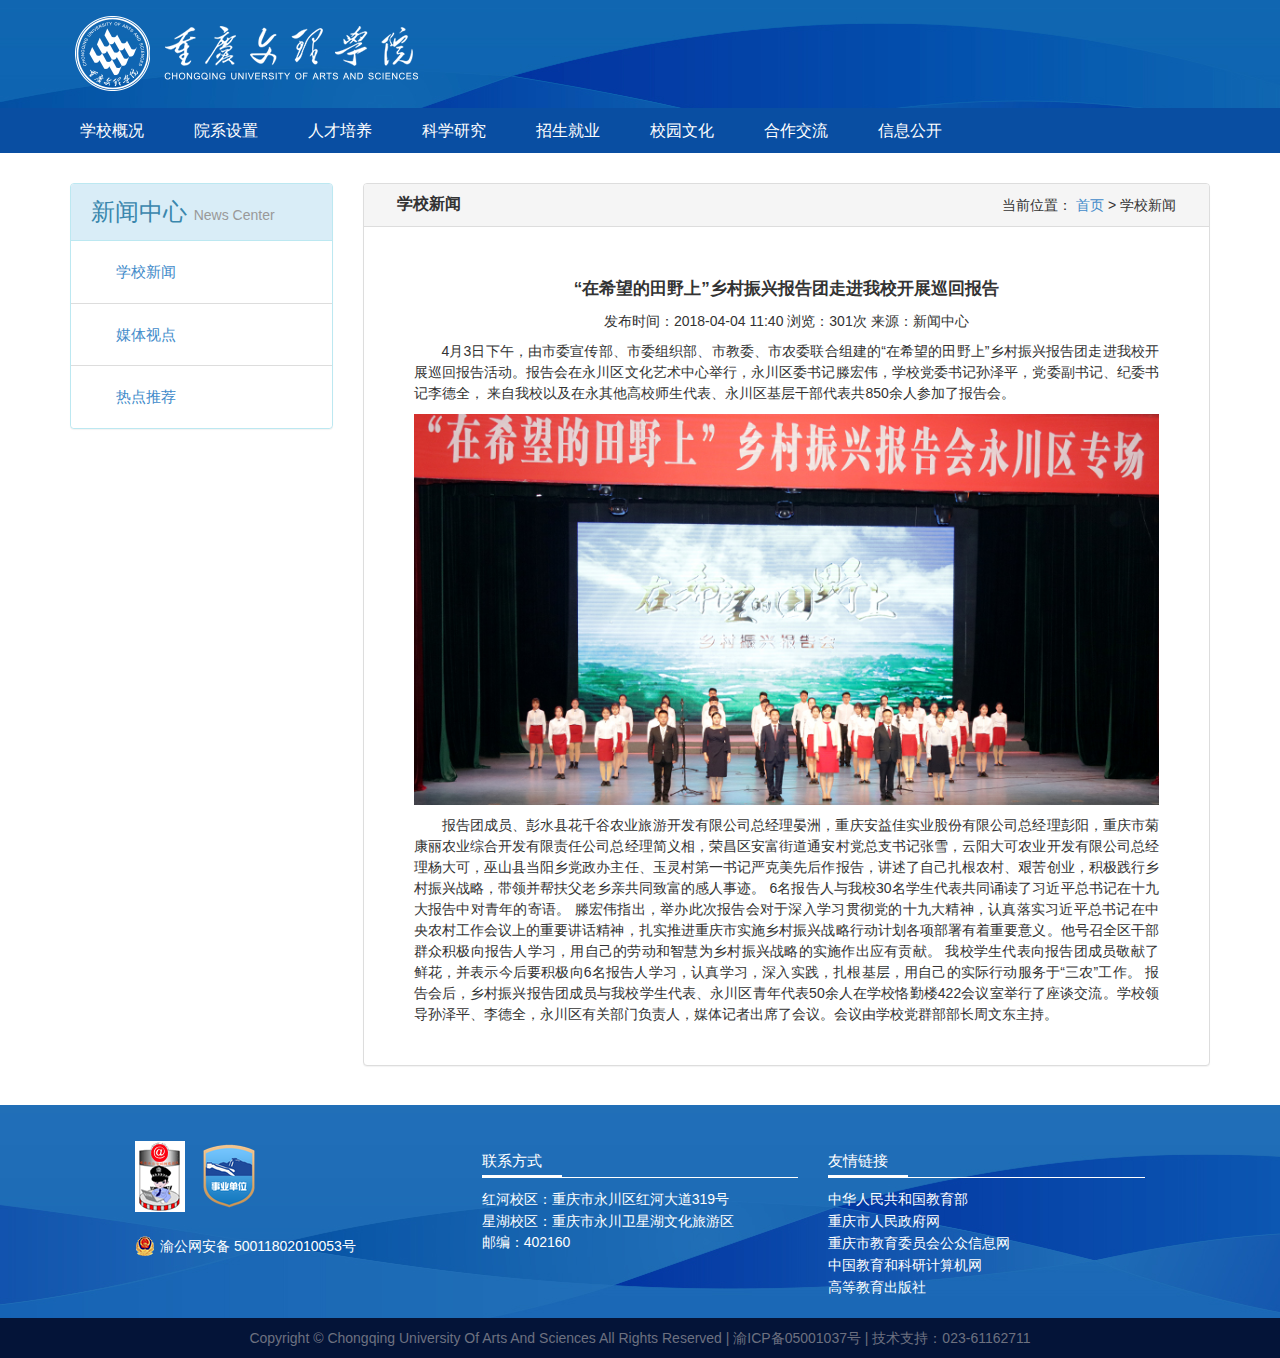
<file: docs/bootstrap/cqwu/详细页.html>
<!DOCTYPE html>
<html lang="en">
<head>
    <meta charset="UTF-8">
    <title>详细页</title>
    <meta name="viewport"
          content="width=device-width, user-scalable=no, initial-scale=1.0, maximum-scale=1.0, minimum-scale=1.0"/>
    <link rel="stylesheet" href="css/bootstrap.min.css"/>
    <link rel="stylesheet" href="css/public.css"/>
    <link rel="stylesheet" href="css/detail.css"/>
</head>
<body>
<header>
    <div class="container">
        <div class="top">
            <img src="img/logo.png" alt=""/>
        </div>
    </div>
    <div class="down hidden-sm hidden-xs">
        <div class="container">
            <div class="row">
                <dl>
                    <dt>学校概况</dt>
                    <dd>
                        <a href="#">学校简介</a>
                        <a href="#"> 发展历程</a>
                        <a href="#">   现任领导</a>
                        <a href="#"> 组织机构</a>
                        <a href="#"> 学校标识</a>
                        <a href="#">  校园风光</a>
                    </dd>
                </dl>
                <dl>
                    <dt>院系设置</dt>
                    <dd>
                        <a href="#">  文化与传媒学院</a>
                        <a href="#"> 数学与财经学院</a>
                        <a href="#">  材料与化工学院</a>
                        <a href="#">机器人工程学院/机电工程学院</a>
                        <a href="#">   机器人工程学院/机电工程学院</a>
                        <a href="#">  林学与生命科学学院</a>
                        <a href="#"> 电子电气工程学院 </a>
                        <a href="#">    重庆服务外包学院/软件工程学院</a>
                        <a href="#">  经济管理学院/建筑工程学院</a>
                        <a href="#">  旅游学院</a>
                        <a href="#"> 公共管理学院</a>
                        <a href="#">   教育学院</a>
                        <a href="#"> 外国语学院</a>
                        <a href="#"> 音乐学院</a>
                        <a href="#">  体育学院 </a>
                        <a href="#">  美术与设计学院</a>
                        <a href="#">   重庆文化遗产学院</a>
                        <a href="#">  国际学院 </a>
                        <a href="#">   继续教育学院/培训学院</a>
                    </dd>
                </dl>
                <dl>
                    <dt>人才培养</dt>
                    <dd>
                        <a href="#">本科生教育</a>
                        <a href="#"> 研究生教育 </a>
                        <a href="#"> 留学生教育</a>
                        <a href="#"> 继续教育</a>
                    </dd>
                </dl>
                <dl>
                    <dt>科学研究</dt>
                    <dd>

                        <a href="#">科研机构</a>
                        <a href="#">    科研管理 </a>
                        <a href="#"> 学科建设</a>
                        <a href="#"> 学术期刊</a>
                        <a href="#"> 重庆科技资源共享平台</a>
                    </dd>
                </dl>
                <dl>
                    <dt>招生就业</dt>
                    <dd>
                        <a href="#">招生政策</a>
                        <a href="#">  专业目录</a>
                        <a href="#">招生计划</a>
                        <a href="#"> 历年分数</a>
                        <a href="#"> 录取查询</a>
                        <a href="#">新生通道</a>
                        <a href="#">招生信息网</a>
                        <a href="#"> 就业信息网</a>
                    </dd>
                </dl>
                <dl>
                    <dt>校园文化</dt>
                    <dd>
                        <a href="#">学生社团</a>
                        <a href="#"> 教工之家</a>
                        <a href="#"> 品牌活动</a>
                    </dd>
                </dl>
                <dl>
                    <dt>合作交流</dt>
                    <dd>
                        <a href="#">学校简介</a>
                        <a href="#"> 发展历程</a>
                        <a href="#">   现任领导</a>
                        <a href="#"> 组织机构</a>
                        <a href="#"> 学校标识</a>
                        <a href="#">  校园风光</a>
                    </dd>
                </dl>
                <dl>
                    <dt>信息公开</dt>
                    <dd>
                        <a href="#">一周会议通知</a>
                        <a href="#">领导机构 </a>
                        <a href="#"> 实施办法</a>
                        <a href="#">指南与目录</a>
                        <a href="#"> 年度报告</a>
                    </dd>
                </dl>
            </div>
        </div>

    </div>
</header>
<main>
    <div class="container">
        <div class="row">
            <aside class="col-sm-3 hidden-xs">
                <div class="panel panel-info">
                    <div class="panel-heading">
                        <h3>  新闻中心 <small>News Center</small></h3>
                    </div>
                    <ul class="list-group">
                        <li class="list-group-item"><a href="#">学校新闻</a></li>
                        <li class="list-group-item"><a href="#">媒体视点</a></li>
                        <li class="list-group-item"><a href="#">热点推荐</a></li>
                    </ul>
                </div>
            </aside>
            <div class="col-sm-9 new_list">
                <div class="panel panel-default">
                    <div class="panel-heading">
                        <h3 >学校新闻</h3><span>当前位置：<a href="index.html"> 首页</a> > 学校新闻</span>
                    </div>
                    <div class="panel-body">
                        <h3>“在希望的田野上”乡村振兴报告团走进我校开展巡回报告</h3>
                        <span>发布时间：2018-04-04 11:40 浏览：301次 来源：新闻中心</span>
                        <p> 4月3日下午，由市委宣传部、市委组织部、市教委、市农委联合组建的“在希望的田野上”乡村振兴报告团走进我校开展巡回报告活动。报告会在永川区文化艺术中心举行，永川区委书记滕宏伟，学校党委书记孙泽平，党委副书记、纪委书记李德全，
                            来自我校以及在永其他高校师生代表、永川区基层干部代表共850余人参加了报告会。</p>
                        <img src="img/detail1.jpg" alt=""/>
                        <p>报告团成员、彭水县花千谷农业旅游开发有限公司总经理晏洲，重庆安益佳实业股份有限公司总经理彭阳，重庆市菊康丽农业综合开发有限责任公司总经理简义相，荣昌区安富街道通安村党总支书记张雪，云阳大可农业开发有限公司总经理杨大可，巫山县当阳乡党政办主任、玉灵村第一书记严克美先后作报告，讲述了自己扎根农村、艰苦创业，积极践行乡村振兴战略，带领并帮扶父老乡亲共同致富的感人事迹。

                            6名报告人与我校30名学生代表共同诵读了习近平总书记在十九大报告中对青年的寄语。

                            滕宏伟指出，举办此次报告会对于深入学习贯彻党的十九大精神，认真落实习近平总书记在中央农村工作会议上的重要讲话精神，扎实推进重庆市实施乡村振兴战略行动计划各项部署有着重要意义。他号召全区干部群众积极向报告人学习，用自己的劳动和智慧为乡村振兴战略的实施作出应有贡献。

                            我校学生代表向报告团成员敬献了鲜花，并表示今后要积极向6名报告人学习，认真学习，深入实践，扎根基层，用自己的实际行动服务于“三农”工作。

                            报告会后，乡村振兴报告团成员与我校学生代表、永川区青年代表50余人在学校恪勤楼422会议室举行了座谈交流。学校领导孙泽平、李德全，永川区有关部门负责人，媒体记者出席了会议。会议由学校党群部部长周文东主持。

                        </p>
                    </div>

                </div>

            </div>

        </div>
    </div>

</main>
<footer>
    <div class="container up">
        <div class="row">
            <div class="col-sm-4 hidden-xs">
                <img src="img/sentrybox.gif" alt=""/>
                <a href="#"><img src="img/blue_error.png" alt=""/></a>
                <p class="plice">
                    <a href="#">渝公网安备 50011802010053号</a>
                </p>
            </div>
            <div class="col-sm-4 col-xs-12">
                <dl>
                    <dt>联系方式</dt>
                    <dd>
                        <a href="#">红河校区：重庆市永川区红河大道319号</a>
                        <a href="#">星湖校区：重庆市永川卫星湖文化旅游区</a>
                        <p class="post">邮编：402160</p>
                    </dd>
                </dl>
            </div>
            <div class="col-sm-4 hidden-xs">
                <dl>
                    <dt>友情链接</dt>
                    <dd>
                        <a href="#">中华人民共和国教育部</a>
                        <a href="#">重庆市人民政府网</a>
                        <a href="#">重庆市教育委员会公众信息网</a>
                        <a href="#">中国教育和科研计算机网</a>
                        <a href="#">高等教育出版社</a>
                    </dd>
                </dl>
            </div>
        </div>
    </div>
    <div class="down">
        Copyright © Chongqing University Of Arts And Sciences All Rights Reserved | 渝ICP备05001037号 | 技术支持：023-61162711
    </div>
</footer>
<script src="js/jquery.min.js"></script>
<script src="js/bootstrap.min.js"></script>
</body>
</html>
</file>
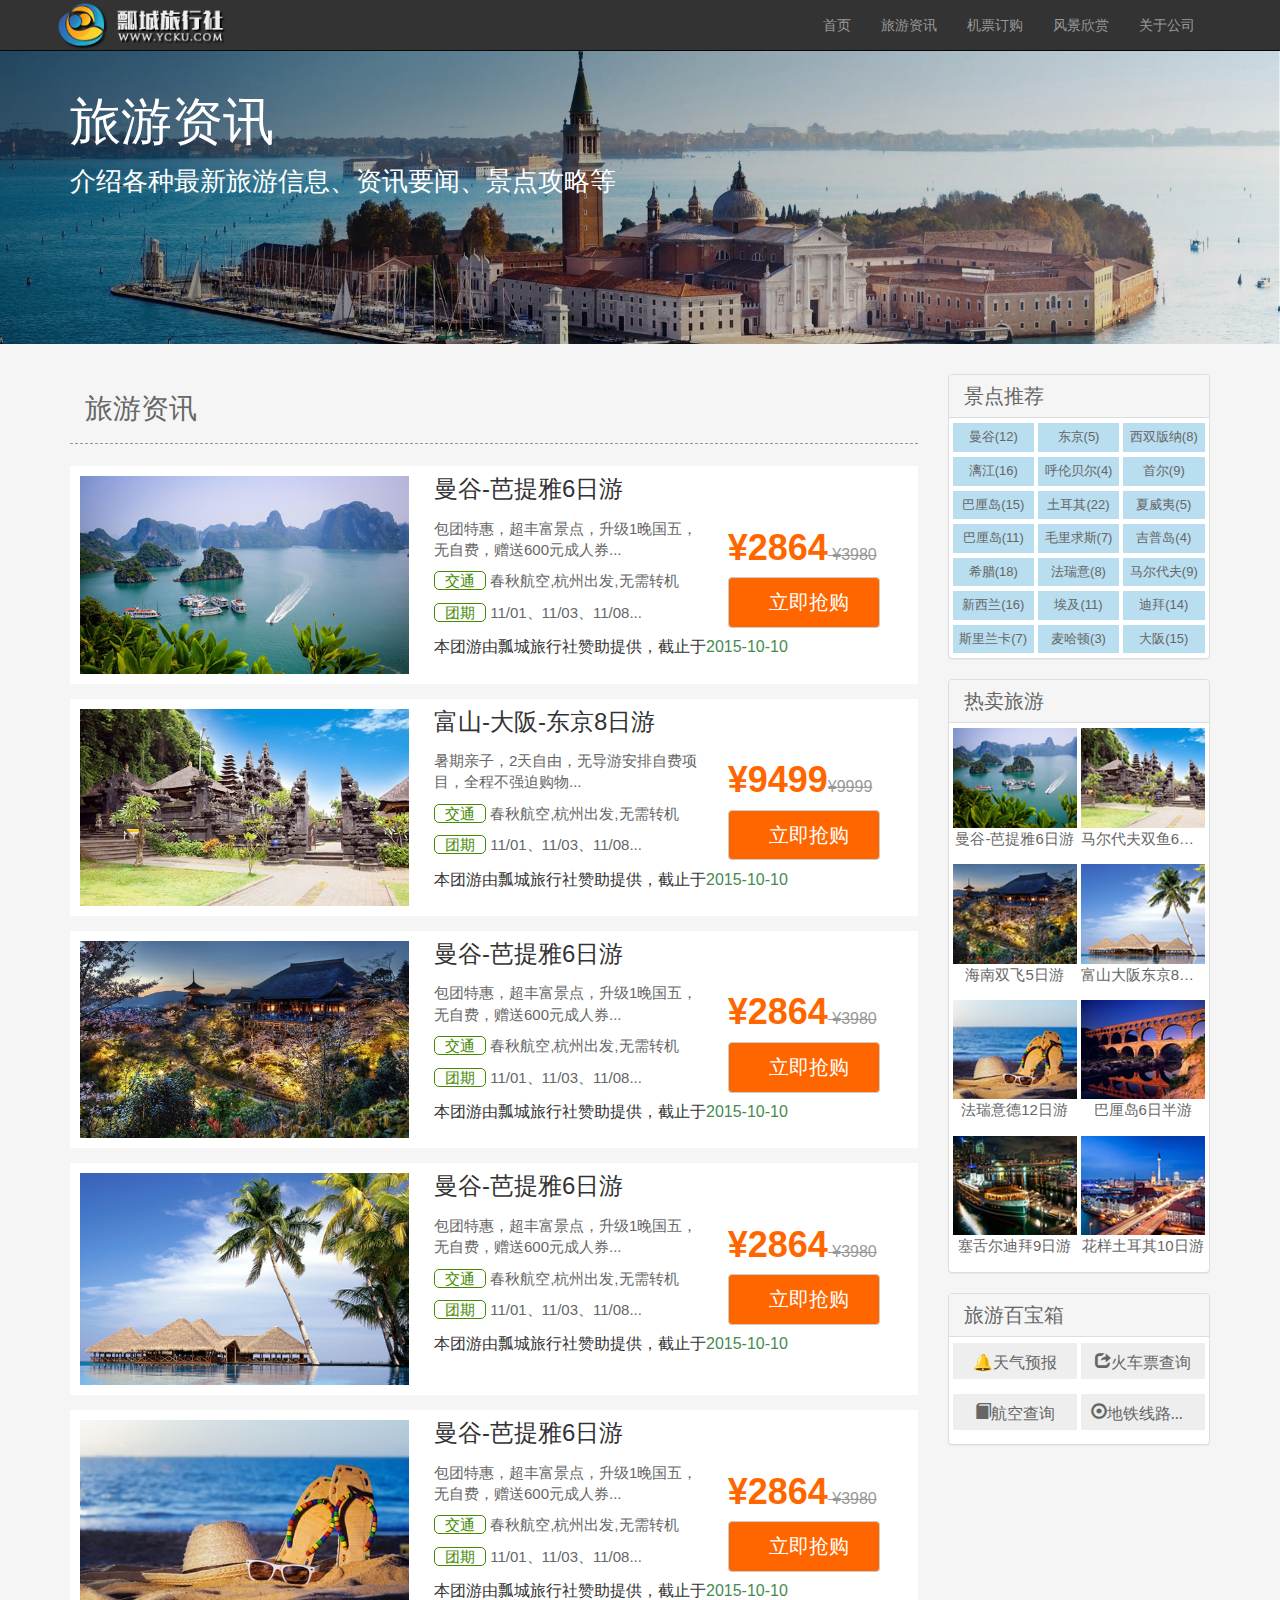
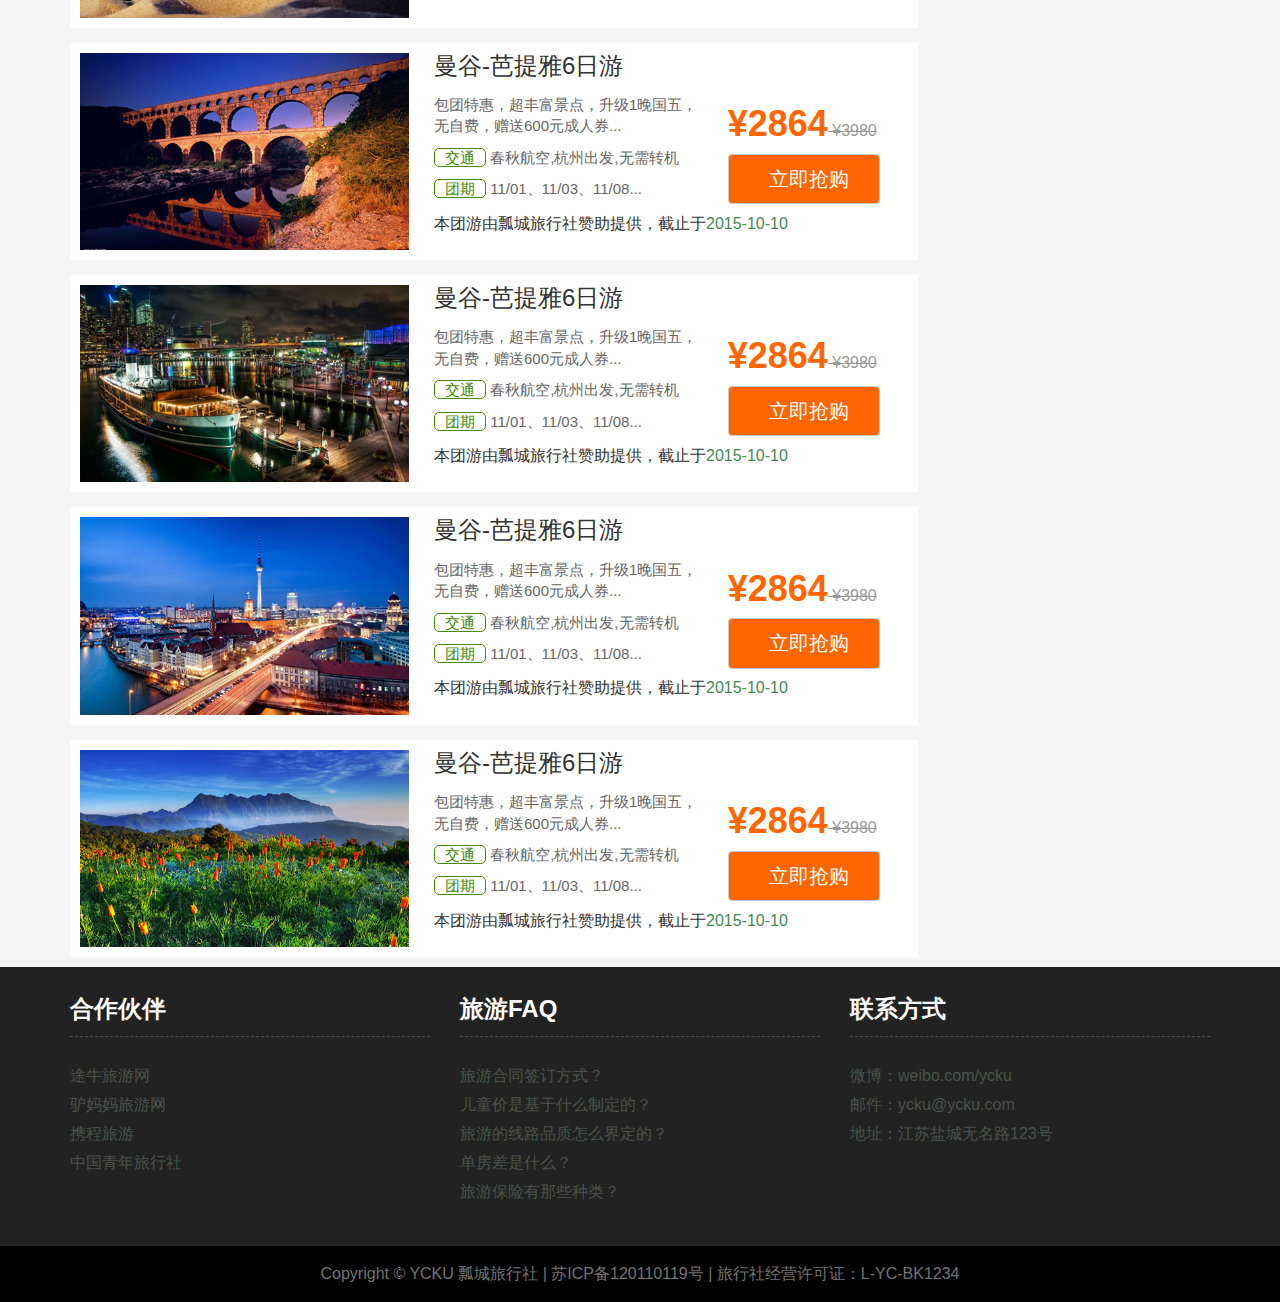
<file: docs/bootstrap/案例/information.html>
<!DOCTYPE html>
<html lang="en">
<head>
    <meta charset="UTF-8">
    <title>information</title>
    <link rel="stylesheet" href="css/bootstrap.min.css"/>
    <meta name="viewport"
          content="width=device-width, user-scalable=no, initial-scale=1.0, maximum-scale=1.0, minimum-scale=1.0"/>
    <link rel="stylesheet" href="css/information.css"/>
</head>
<body>
<nav class="navbar navbar-inverse navbar-fixed-top">
    <div class="container">
        <!-- Brand and toggle get grouped for better mobile display -->
        <div class="navbar-header">
            <button type="button" class="navbar-toggle collapsed" data-toggle="collapse" data-target="#bs-example-navbar-collapse-1" aria-expanded="false">
                <span class="sr-only">Toggle navigation</span>
                <span class="icon-bar"></span>
                <span class="icon-bar"></span>
                <span class="icon-bar"></span>
            </button>
            <a class="navbar-brand" href="#"><img src="img/logo.PNG" alt=""/></a>
        </div>

        <!-- Collect the nav links, forms, and other content for toggling -->
        <div class="collapse navbar-collapse" id="bs-example-navbar-collapse-1">

            <ul class="nav navbar-nav navbar-right">
                <li><a href="#">首页</a></li>
                <li><a href="#">旅游资讯</a></li>
                <li><a href="订票系统.html">机票订购</a></li>
                <li><a href="information.html">风景欣赏</a></li>
                <li><a href="#">关于公司</a></li>
            </ul>
        </div><!-- /.navbar-collapse -->
    </div><!-- /.container-fluid -->
</nav>
<div class="jumbotron ">
    <div class="container">
    <h1>旅游资讯</h1>
    <h2>介绍各种最新旅游信息、资讯要闻、景点攻略等</h2>
    </div>
</div>
<main class="container">
    <div class="row">
        <div class="col-lg-9 col-md-12 le col-sm-12">
            <div class="col-sm-12 he">
                <h3>旅游资讯</h3>
            </div>
            <ul class="media-list">
            <li class="media">
                    <a href="#" class="pull-left">
                        <img class="media-object" src="img/tour1.jpg" alt="...">
                    </a>
                <div class="media-body">
                    <h4 class="media-heading">曼谷-芭提雅6日游</h4>
                   <div class="row">
                      <div class="col-md-7 leone col-sm-12">
                          <p>包团特惠，超丰富景点，升级1晚国五，无自费，赠送600元成人券...</p>
                          <p class="hidden-sm hidden-xs"><b>交通</b> 春秋航空,杭州出发,无需转机</p>
                          <p class="hidden-sm hidden-xs"><b>团期</b> 11/01、11/03、11/08...</p>
                      </div>
                      <div class="col-md-5 rione">
                          <h5>¥2864<small> ¥3980</small></h5>
                          <a href="#" class="btn btn-default hidden-sm hidden-xs">立即抢购</a>
                      </div>
                  </div>
                    <span class="hidden-sm hidden-xs">本团游由瓢城旅行社赞助提供，截止于<b>2015-10-10</b></span>
                </div>
            </li>
            <li class="media">
                    <a href="#" class="pull-left">
                        <img class="media-object" src="img/tour2.jpg" alt="...">
                    </a>
                <div class="media-body ">
                    <h4 class="media-heading">富山-大阪-东京8日游</h4>
                    <div class="row">
                        <div class="col-md-7 leone col-sm-12">
                            <p >暑期亲子，2天自由，无导游安排自费项目，全程不强迫购物...</p>
                            <p class="hidden-xs hidden-sm"><b>交通</b> 春秋航空,杭州出发,无需转机</p>
                            <p class="hidden-xs hidden-sm"><b>团期</b> 11/01、11/03、11/08...</p>
                        </div>
                        <div class="col-md-5 rione ">
                            <h5>¥9499<small>¥9999</small></h5>
                            <a href="#" class="btn btn-default hidden-xs hidden-sm">立即抢购</a>
                        </div>
                    </div>
                    <span class="hidden-xs hidden-sm">本团游由瓢城旅行社赞助提供，截止于<b>2015-10-10</b></span>
                </div>
            </li>
            <li class="media">
                    <a href="#" class="pull-left">
                        <img class="media-object" src="img/tour3.jpg" alt="...">
                    </a>
                <div class="media-body">
                    <h4 class="media-heading">曼谷-芭提雅6日游</h4>
                    <div class="row">
                        <div class="col-md-7 leone col-sm-12">
                            <p>包团特惠，超丰富景点，升级1晚国五，无自费，赠送600元成人券...</p>
                            <p class="hidden-xs hidden-sm"><b>交通</b> 春秋航空,杭州出发,无需转机</p>
                            <p class="hidden-xs hidden-sm"><b>团期</b> 11/01、11/03、11/08...</p>
                        </div>
                        <div class="col-md-5 rione">
                            <h5>¥2864<small> ¥3980</small></h5>
                            <a href="#" class="btn btn-default hidden-xs hidden-sm">立即抢购</a>
                        </div>
                    </div>
                    <span class="hidden-xs hidden-sm">本团游由瓢城旅行社赞助提供，截止于<b>2015-10-10</b></span>
                </div>
            </li>
            <li class="media">
                    <a href="#" class="pull-left">
                        <img class="media-object" src="img/s4.jpg" alt="...">
                    </a>
                <div class="media-body">
                    <h4 class="media-heading">曼谷-芭提雅6日游</h4>
                    <div class="row">
                        <div class="col-md-7 leone col-sm-12">
                            <p>包团特惠，超丰富景点，升级1晚国五，无自费，赠送600元成人券...</p>
                            <p class="hidden-xs hidden-sm"><b>交通</b> 春秋航空,杭州出发,无需转机</p>
                            <p class="hidden-xs hidden-sm"><b>团期</b> 11/01、11/03、11/08...</p>
                        </div>
                        <div class="col-md-5 rione">
                            <h5>¥2864<small> ¥3980</small></h5>
                            <a href="#" class="btn btn-default hidden-xs hidden-sm">立即抢购</a>
                        </div>
                    </div>
                    <span class="hidden-xs hidden-sm ">本团游由瓢城旅行社赞助提供，截止于<b>2015-10-10</b></span>
                </div>
            </li>
            <li class="media">
                    <a href="#" class="pull-left">
                        <img class="media-object" src="img/tour5.jpg" alt="...">
                    </a>
                <div class="media-body">
                    <h4 class="media-heading">曼谷-芭提雅6日游</h4>
                    <div class="row">
                        <div class="col-md-7 leone col-sm-12">
                            <p>包团特惠，超丰富景点，升级1晚国五，无自费，赠送600元成人券...</p>
                            <p class="hidden-xs hidden-sm"><b>交通</b> 春秋航空,杭州出发,无需转机</p>
                            <p class="hidden-xs hidden-sm"><b>团期</b> 11/01、11/03、11/08...</p>
                        </div>
                        <div class="col-md-5 rione">
                            <h5>¥2864<small> ¥3980</small></h5>
                            <a href="#" class="btn btn-default hidden-xs hidden-sm">立即抢购</a>
                        </div>
                    </div>
                    <span class="hidden-xs hidden-sm">本团游由瓢城旅行社赞助提供，截止于<b>2015-10-10</b></span>
                </div>
            </li>
            <li class="media">
                    <a href="#" class="pull-left">
                        <img class="media-object" src="img/tour6.jpg" alt="...">
                    </a>
                <div class="media-body">
                    <h4 class="media-heading">曼谷-芭提雅6日游</h4>
                    <div class="row">
                        <div class="col-md-7 leone col-sm-12">
                            <p>包团特惠，超丰富景点，升级1晚国五，无自费，赠送600元成人券...</p>
                            <p class="hidden-xs hidden-sm"><b>交通</b> 春秋航空,杭州出发,无需转机</p>
                            <p class="hidden-xs hidden-sm"><b>团期</b> 11/01、11/03、11/08...</p>
                        </div>
                        <div class="col-md-5 rione">
                            <h5>¥2864<small> ¥3980</small></h5>
                            <a href="#" class="btn btn-default hidden-xs hidden-sm">立即抢购</a>
                        </div>
                    </div>
                    <span class="hidden-xs hidden-sm">本团游由瓢城旅行社赞助提供，截止于<b>2015-10-10</b></span>
                </div>
            </li>
            <li class="media">
                    <a href="#" class="pull-left">
                        <img class="media-object" src="img/tour7.jpg" alt="...">
                    </a>
                <div class="media-body">
                    <h4 class="media-heading">曼谷-芭提雅6日游</h4>
                    <div class="row">
                        <div class="col-md-7 leone col-sm-12">
                            <p>包团特惠，超丰富景点，升级1晚国五，无自费，赠送600元成人券...</p>
                            <p class="hidden-xs hidden-sm"><b>交通</b> 春秋航空,杭州出发,无需转机</p>
                            <p class="hidden-xs hidden-sm"><b>团期</b> 11/01、11/03、11/08...</p>
                        </div>
                        <div class="col-md-5 rione">
                            <h5>¥2864<small> ¥3980</small></h5>
                            <a href="#" class="btn btn-default hidden-xs hidden-sm">立即抢购</a>
                        </div>
                    </div>
                    <span class="hidden-xs hidden-sm">本团游由瓢城旅行社赞助提供，截止于<b>2015-10-10</b></span>
                </div>
            </li>
            <li class="media">
                    <a href="#" class="pull-left">
                        <img class="media-object" src="img/tour8.jpg" alt="...">
                    </a>
                <div class="media-body">
                    <h4 class="media-heading">曼谷-芭提雅6日游</h4>
                    <div class="row">
                        <div class="col-md-7 leone col-sm-12">
                            <p>包团特惠，超丰富景点，升级1晚国五，无自费，赠送600元成人券...</p>
                            <p class="hidden-xs hidden-sm"><b>交通</b> 春秋航空,杭州出发,无需转机</p>
                            <p class="hidden-xs hidden-sm"><b>团期</b> 11/01、11/03、11/08...</p>
                        </div>
                        <div class="col-md-5 rione">
                            <h5>¥2864<small> ¥3980</small></h5>
                            <a href="#" class="btn btn-default hidden-xs hidden-sm">立即抢购</a>
                        </div>
                    </div>
                    <span class="hidden-xs hidden-sm">本团游由瓢城旅行社赞助提供，截止于<b>2015-10-10</b></span>
                </div>
            </li>
            <li class="media">
                    <a href="#" class="pull-left">
                        <img class="media-object" src="img/tour9.jpg" alt="...">
                    </a>
                <div class="media-body">
                    <h4 class="media-heading">曼谷-芭提雅6日游</h4>
                    <div class="row">
                        <div class="col-md-7 leone col-sm-12">
                            <p>包团特惠，超丰富景点，升级1晚国五，无自费，赠送600元成人券...</p>
                            <p class="hidden-xs hidden-sm"><b>交通</b> 春秋航空,杭州出发,无需转机</p>
                            <p class="hidden-xs hidden-sm"><b>团期</b> 11/01、11/03、11/08...</p>
                        </div>
                        <div class="col-md-5 rione">
                            <h5>¥2864<small> ¥3980</small></h5>
                            <a href="#" class="btn btn-default hidden-xs hidden-sm">立即抢购</a>
                        </div>
                    </div>
                    <span class="hidden-xs hidden-sm">本团游由瓢城旅行社赞助提供，截止于<b>2015-10-10</b></span>
                </div>
            </li>
            </ul>
        </div>
        <div class="col-lg-3 hidden-md ri hidden-sm hidden-xs">
            <div class="panel panel-default as1">
                <div class="panel-heading">
                    <h3 class="panel-title">景点推荐</h3>
                </div>
                <div class="panel-body">
                    <a href="###">曼谷(12)</a>
                   <a href="###">东京(5)</a>
                   <a href="###">西双版纳(8)</a>
                    <a href="###">漓江(16)</a>
                   <a href="###">呼伦贝尔(4)</a>
                   <a href="###">首尔(9)</a>
                   <a href="###">巴厘岛(15)</a>
                    <a href="###">土耳其(22)</a>
                    <a href="###">夏威夷(5)</a>
                    <a href="###">巴厘岛(11)</a>
                   <a href="###">毛里求斯(7)</a>
                   <a href="###">吉普岛(4)</a>
                   <a href="###">希腊(18)</a>
                   <a href="###">法瑞意(8)</a>
                    <a href="###">马尔代夫(9)</a>
                   <a href="###">新西兰(16)</a>
                    <a href="###">埃及(11)</a>
                   <a href="###">迪拜(14)</a>
                    <a href="###">斯里兰卡(7)</a>
                   <a href="###">麦哈顿(3)</a>
                    <a href="###">大阪(15)</a>
                </div>
            </div>
            <div class="panel panel-default as2">
                <div class="panel-heading">
                    <h3 class="panel-title">热卖旅游</h3>
                </div>
                <div class="panel-body">
                    <a href="#">
                        <img src="img/hot1.jpg" alt="曼谷-芭提雅6日游">
                        <p>曼谷-芭提雅6日游</p>
                    </a>
                    <a href="#">
                        <img src="img/hot2.jpg" alt="马尔代夫双鱼6日游">
                        <p>马尔代夫双鱼6日游</p>
                    </a>
                    <a href="#">
                        <img src="img/hot3.jpg" alt="海南双飞5日游">
                        <p>海南双飞5日游</p>
                    </a>
                    <a href="#">
                        <img src="img/hot4.jpg" alt="富山大阪东京8日游">
                        <p>富山大阪东京8日游</p>
                    </a>
                    <a href="#">
                        <img src="img/hot5.jpg" alt="法瑞意德12日游">
                        <p>法瑞意德12日游</p>
                    </a>
                    <a href="#">
                        <img src="img/hot6.jpg" alt="巴厘岛6日半游">
                        <p>巴厘岛6日半游</p>
                    </a>
                    <a href="#">
                        <img src="img/hot7.jpg" alt="塞舌尔迪拜9日游">
                        <p>塞舌尔迪拜9日游</p>
                    </a>
                    <a href="#">
                        <img src="img/hot8.jpg" alt="花样土耳其10日游">
                        <p>花样土耳其10日游</p>
                    </a>
                </div>
            </div>
            <div class="panel panel-default as3">
                <div class="panel-heading">
                    <h3 class="panel-title">旅游百宝箱</h3>
                </div>
                <div class="panel-body">
                    <a href="###" class="glyphicon glyphicon-bell">天气预报</a>
                    <a href="###"  class="glyphicon glyphicon-share">火车票查询</a>
                    <a href="###"  class="glyphicon glyphicon-book">航空查询</a>
                    <a href="###"  class="glyphicon glyphicon-record">地铁线路查询</a>
                </div>
            </div>
        </div>
    </div>
</main>
<footer>
    <div class="container hidden-xs">
        <div class="row">
            <div class="col-sm-4">
                <dl>
                    <dt>合作伙伴</dt>
                    <dd>
                        <a>途牛旅游网</a>
                        <a>驴妈妈旅游网</a>
                        <a>携程旅游</a>
                        <a>中国青年旅行社</a>
                    </dd>
                </dl>
            </div>
            <div class="col-sm-4">
                <dl>
                    <dt>旅游FAQ</dt>
                    <dd>
                        <a>旅游合同签订方式？</a>
                        <a>儿童价是基于什么制定的？</a>
                        <a>旅游的线路品质怎么界定的？</a>
                        <a>单房差是什么？</a>
                        <a>旅游保险有那些种类？</a>
                    </dd>
                </dl>
            </div>
            <div class="col-sm-4">
                <dl>
                    <dt>联系方式</dt>
                    <dd>
                        <a>微博：weibo.com/ycku</a>
                        <a>邮件：ycku@ycku.com</a>
                        <a>地址：江苏盐城无名路123号</a>
                    </dd>
                </dl>
            </div>
        </div>
    </div>
    <div class="down">
        Copyright © YCKU 瓢城旅行社 | 苏ICP备120110119号<span class="sm-hidden"> | 旅行社经营许可证：L-YC-BK1234
    </div>
</footer>
<script src="js/jquery.min.js"></script >
<script src="js/bootstrap.min.js"></script>
</body>
</html>
</file>
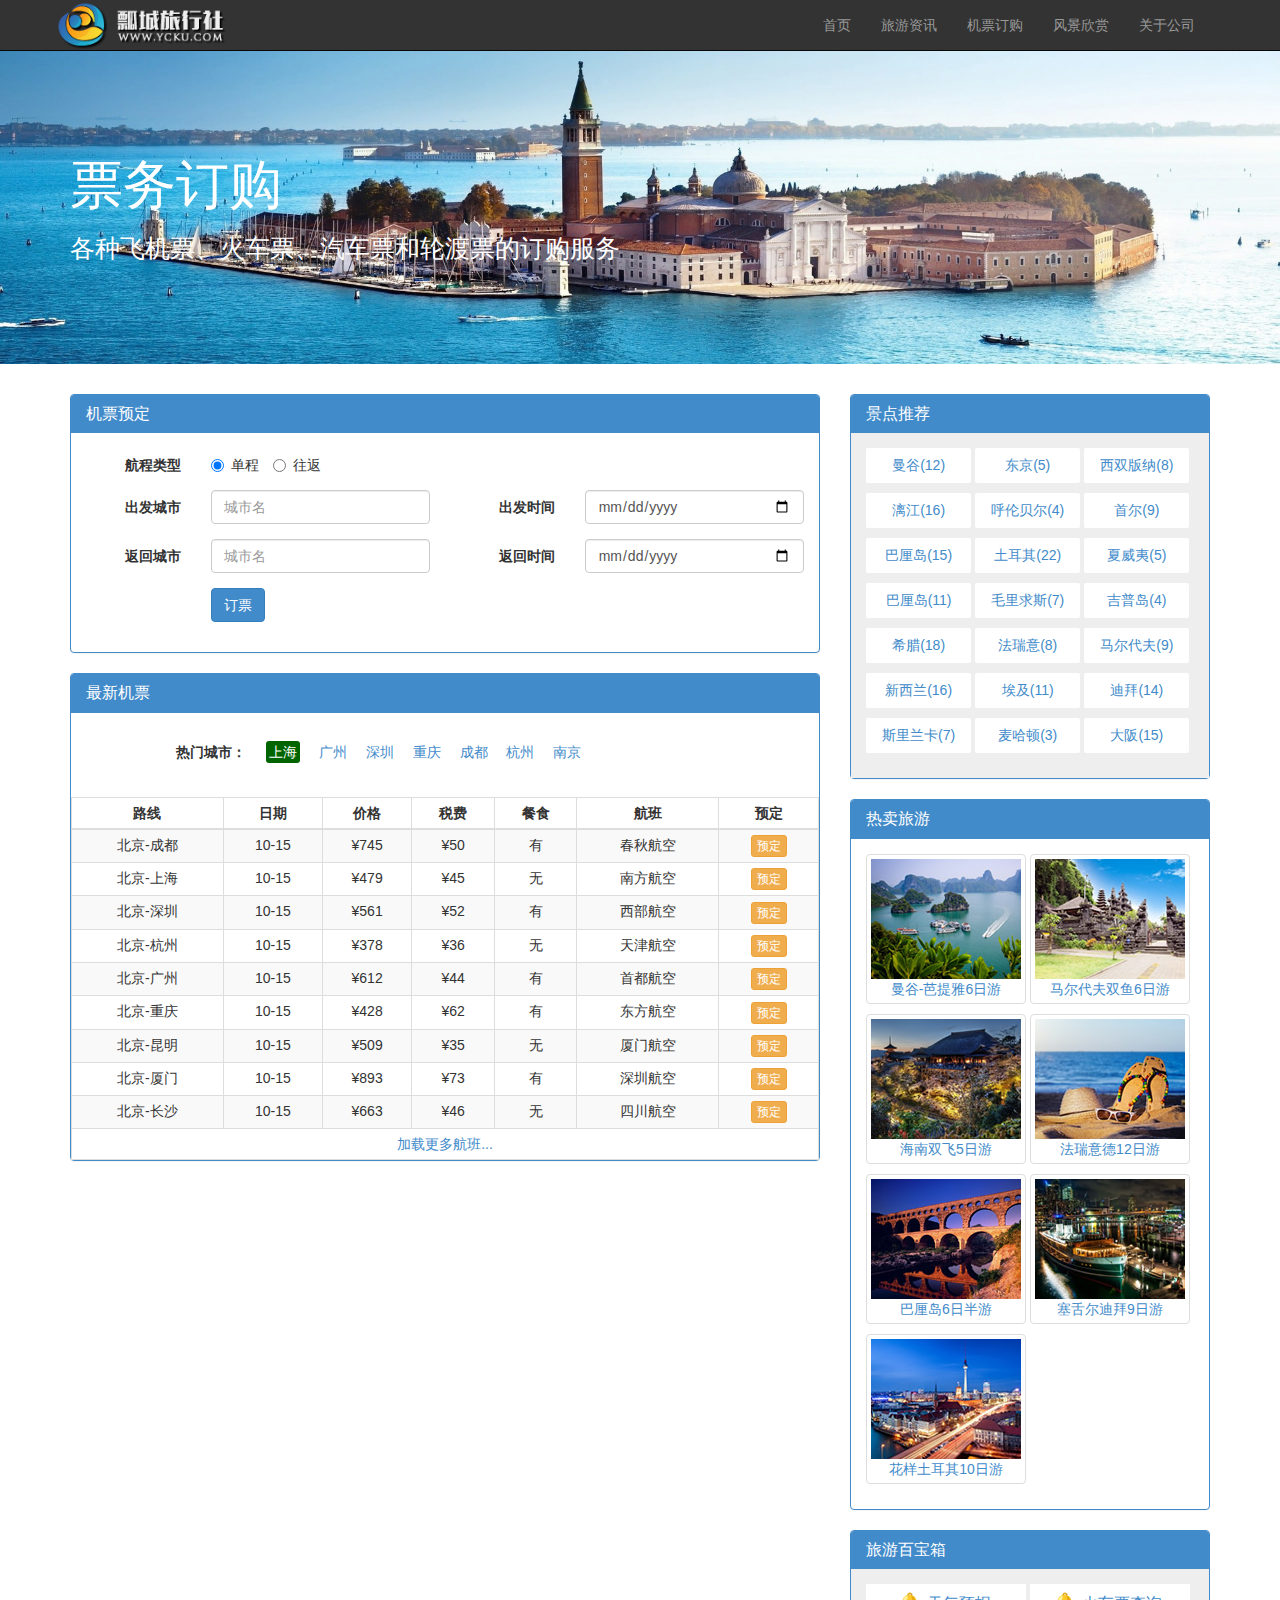
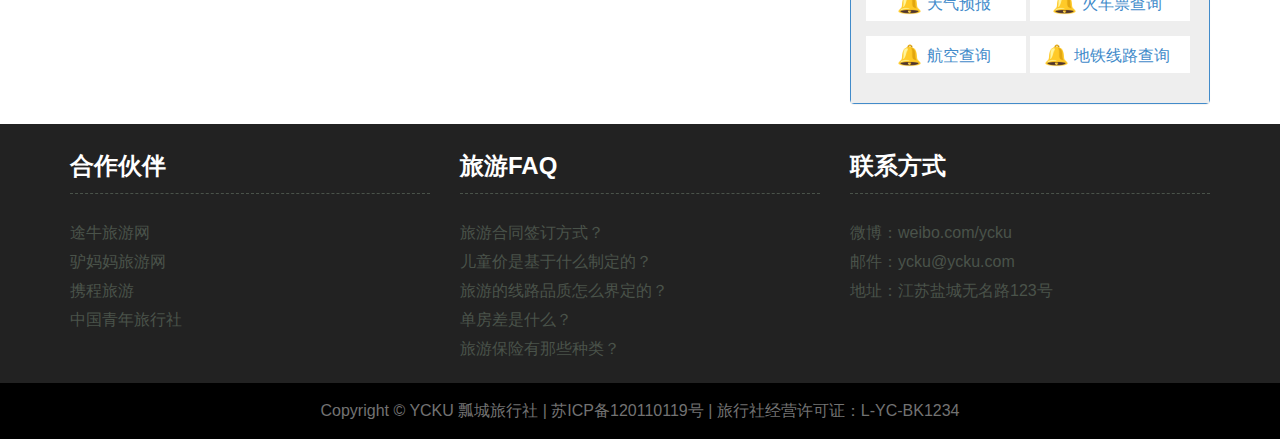
<file: docs/bootstrap/案例/订票系统.html>
<!DOCTYPE html>
<html lang="en">
<head>
    <meta charset="UTF-8">
    <title>订票系统</title>
    <meta name="viewport"
          content="width=device-width, user-scalable=no, initial-scale=1.0, maximum-scale=1.0, minimum-scale=1.0"/>
    <link rel="stylesheet" href="css/bootstrap.min.css"/>
    <link rel="stylesheet" href="css/reserve.css"/>

</head>
<body>
<nav class="navbar navbar-inverse navbar-fixed-top">
    <div class="container">
        <!-- Brand and toggle get grouped for better mobile display -->
        <div class="navbar-header hidden-sm">
            <button type="button" class="navbar-toggle collapsed" data-toggle="collapse" data-target="#bs-example-navbar-collapse-1" aria-expanded="false">
                <span class="sr-only">Toggle navigation</span>
                <span class="icon-bar"></span>
                <span class="icon-bar"></span>
                <span class="icon-bar"></span>
            </button>
            <a class="navbar-brand" href="#"><img src="img/logo.PNG" alt=""/></a>
        </div>

        <!-- Collect the nav links, forms, and other content for toggling -->
        <div class="collapse navbar-collapse" id="bs-example-navbar-collapse-1">

            <ul class="nav navbar-nav navbar-right">
                <li><a href="#">首页</a></li>
                <li><a href="#">旅游资讯</a></li>
                <li><a href="订票系统.html">机票订购</a></li>
                <li><a href="information.html">风景欣赏</a></li>
                <li><a href="#">关于公司</a></li>
            </ul>
        </div><!-- /.navbar-collapse -->
    </div><!-- /.container-fluid -->
</nav>
<div class="jumbotron">
    <div class="container">
        <h1>票务订购 <br/>
            <small>各种飞机票、火车票、汽车票和轮渡票的订购服务</small>
        </h1>
    </div>
</div>
<main class="container">
    <div class="row">
        <div class="col-md-8 col-ms-12 col-xs-12">
            <div class="panel panel-primary">
                <div class="panel-heading">
                    <h3 class="panel-title">机票预定</h3>
                </div>
                <div class="panel-body">
                    <form class="form-horizontal">
                        <div class="form-group">
                            <label class="col-sm-2 control-label">航程类型</label>
                            <div class="col-sm-10">
                                <label class="radio-inline">
                                    <input type="radio" name="inlineRadioOptions" id="inlineRadio1" value="option1" checked> 单程
                                </label>
                                <label class="radio-inline">
                                    <input type="radio" name="inlineRadioOptions" id="inlineRadio2" value="option2">往返
                                </label>
                            </div>
                        </div>
                    <div class="form-group">
                        <label for="start_city" class="col-sm-2 control-label">出发城市</label>
                        <div class="col-sm-4"><input type="text" id="start_city" placeholder="城市名" class="form-control"/></div>
                        <label for="start_time" class="col-sm-2 control-label">出发时间</label>
                        <div class="col-sm-4"><input id="start_time" type="date" placeholder="年/月/日" class="form-control"/></div>
                    </div>

                        <div class="form-group">
                            <label for="back_city" class="col-sm-2 control-label" >返回城市</label>
                            <div class="col-sm-4"><input type="text" id="back_city" placeholder="城市名" class="form-control"/></div>
                            <label for="back_time" class="col-sm-2 control-label">返回时间</label>
                            <div class="col-sm-4"><input  id="back_time" type="date"  placeholder="年/月/日" class="form-control"/></div>
                        </div>
                        <div class="form-group">
                            <div class="col-sm-10 col-sm-offset-2" >
                                <button class="btn btn-primary btn-sm btn-block visible-xs">订票</button>
                                <button class="btn btn-primary hidden-xs">订票</button>
                            </div>
                        </div>
                    </form>
                </div>
            </div>
            <div class="panel panel-primary">
                <div class="panel-heading">
                    <h3 class="panel-title">最新机票</h3>
                </div>
                <div class="panel-body">
                    <dl class="dl-horizontal">
                        <dt>热门城市：</dt>
                        <dd>
                            <a href="#" class="active"> 上海</a>
                            <a href="#">广州</a>
                            <a href="#">深圳 </a>
                            <a href="#">重庆</a>
                            <a href="#">成都</a>
                            <a href="#">杭州</a>
                            <a href="#"> 南京</a>
                        </dd>
                    </dl>
                </div>
                <table class="table table-striped table-bordered table-hover table-condensed text-center">
                    <thead>
                    <tr>
                        <th>路线</th>
                        <th>日期</th>
                        <th>价格</th>
                        <th class="hidden-xs">税费</th>
                        <th class="hidden-xs">餐食</th>
                        <th>航班</th>
                        <th>预定</th>
                    </tr>
                    </thead>
                    <tbody>
                    <tr>
                        <td>北京-成都</td>
                        <td>10-15</td>
                        <td class="price">¥745</td>
                        <td class="hidden-xs">¥50</td>
                        <td class="hidden-xs">有</td>
                        <td>春秋航空</td>
                        <td><a href="###" class="btn btn-warning btn-xs">预定</a></td>
                    </tr>
                    <tr>
                        <td>北京-上海</td>
                        <td>10-15</td>
                        <td class="price">¥479</td>
                        <td class="hidden-xs">¥45</td>
                        <td class="hidden-xs">无</td>
                        <td>南方航空</td>
                        <td><a href="###" class="btn btn-warning btn-xs">预定</a></td>
                    </tr>
                    <tr>
                        <td>北京-深圳</td>
                        <td>10-15</td>
                        <td class="price">¥561</td>
                        <td class="hidden-xs">¥52</td>
                        <td class="hidden-xs">有</td>
                        <td>西部航空</td>
                        <td><a href="###" class="btn btn-warning btn-xs">预定</a></td>
                    </tr>
                    <tr>
                        <td>北京-杭州</td>
                        <td>10-15</td>
                        <td class="price">¥378</td>
                        <td class="hidden-xs">¥36</td>
                        <td class="hidden-xs">无</td>
                        <td>天津航空</td>
                        <td><a href="###" class="btn btn-warning btn-xs">预定</a></td>
                    </tr>
                    <tr>
                        <td>北京-广州</td>
                        <td>10-15</td>
                        <td class="price">¥612</td>
                        <td class="hidden-xs">¥44</td>
                        <td class="hidden-xs">有</td>
                        <td>首都航空</td>
                        <td><a href="###" class="btn btn-warning btn-xs">预定</a></td>
                    </tr>
                    <tr>
                        <td>北京-重庆</td>
                        <td>10-15</td>
                        <td class="price">¥428</td>
                        <td class="hidden-xs">¥62</td>
                        <td class="hidden-xs">有</td>
                        <td>东方航空</td>
                        <td><a href="###" class="btn btn-warning btn-xs">预定</a></td>
                    </tr>
                    <tr>
                        <td>北京-昆明</td>
                        <td>10-15</td>
                        <td class="price">¥509</td>
                        <td class="hidden-xs">¥35</td>
                        <td class="hidden-xs">无</td>
                        <td>厦门航空</td>
                        <td><a href="###" class="btn btn-warning btn-xs">预定</a></td>
                    </tr>
                    <tr>
                        <td>北京-厦门</td>
                        <td>10-15</td>
                        <td class="price">¥893</td>
                        <td class="hidden-xs">¥73</td>
                        <td class="hidden-xs">有</td>
                        <td>深圳航空</td>
                        <td><a href="###" class="btn btn-warning btn-xs">预定</a></td>
                    </tr>
                    <tr>
                        <td>北京-长沙</td>
                        <td>10-15</td>
                        <td class="price">¥663</td>
                        <td class="hidden-xs">¥46</td>
                        <td class="hidden-xs">无</td>
                        <td>四川航空</td>
                        <td><a href="###" class="btn btn-warning btn-xs">预定</a></td>
                    </tr>
                    <tr>
                        <td colspan="7"><a href="###">加载更多航班...</a></td>
                    </tr>
                    </tbody>
                </table>
            </div>
        </div>
        <div class="col-md-4  hidden-sm hidden-xs">
            <div class="panel panel-primary">
                <div class="panel-heading">
                    <h3 class="panel-title">景点推荐</h3>
                </div>
                <div class="panel-body jingdian">
                        <a href="###">曼谷(12)</a>
                        <a href="###">东京(5)</a>
                        <a href="###">西双版纳(8)</a>
                        <a href="###">漓江(16)</a>
                        <a href="###">呼伦贝尔(4)</a>
                        <a href="###">首尔(9)</a>
                        <a href="###">巴厘岛(15)</a>
                        <a href="###">土耳其(22)</a>
                        <a href="###">夏威夷(5)</a>
                        <a href="###">巴厘岛(11)</a>
                        <a href="###">毛里求斯(7)</a>
                        <a href="###">吉普岛(4)</a>
                        <a href="###">希腊(18)</a>
                        <a href="###">法瑞意(8)</a>
                        <a href="###">马尔代夫(9)</a>
                        <a href="###">新西兰(16)</a>
                        <a href="###">埃及(11)</a>
                        <a href="###">迪拜(14)</a>
                        <a href="###">斯里兰卡(7)</a>
                        <a href="###">麦哈顿(3)</a>
                        <a href="###">大阪(15)</a>
                    </ul>
                </div>
        </div>
            <div class="panel panel-primary">
                <div class="panel-heading">
                    <h3 class="panel-title">热卖旅游</h3>
                </div>
                <div class="panel-body hot_sale">
                    <a href="#" class="thumbnail">
                        <img src="img/hot1.jpg" alt="曼谷-芭提雅6日游">
                        曼谷-芭提雅6日游
                    </a>
                    <a href="#" class="thumbnail">
                        <img src="img/hot2.jpg" alt="马尔代夫双鱼6日游">马尔代夫双鱼6日游
                    </a>
                    <a href="#" class="thumbnail">
                        <img src="img/hot3.jpg" alt="海南双飞5日游">海南双飞5日游
                    </a>
                    <a href="#" class="thumbnail">
                        <img src="img/hot5.jpg" alt="法瑞意德12日游">法瑞意德12日游
                    </a>
                    <a href="#" class="thumbnail">
                        <img src="img/hot6.jpg" alt="巴厘岛6日半游">巴厘岛6日半游
                    </a>
                    <a href="#" class="thumbnail">
                        <img src="img/hot7.jpg" alt="塞舌尔迪拜9日游">塞舌尔迪拜9日游
                    </a>
                    <a href="#" class="thumbnail">
                        <img src="img/hot8.jpg" alt="花样土耳其10日游">花样土耳其10日游
                    </a>
                </div>
    </div>
            <div class="panel panel-primary">
                <div class="panel-heading">
                    <h3 class="panel-title">旅游百宝箱</h3>
                </div>
                <div class="panel-body baby">
                        <a href="###" ><span class="glyphicon glyphicon-bell"></span>天气预报</a>
                        <a href="###" ><span class="glyphicon glyphicon-bell"></span>火车票查询</a>
                        <a href="###" ><span class="glyphicon glyphicon-bell"></span>航空查询</a>
                        <a href="###"><span class="glyphicon glyphicon-bell"></span>地铁线路查询</a>
                </div>

</main>
<footer>
    <div class="container hidden-sm hidden-xs">
        <div class="row">
            <div class="col-sm-4">
                <dl>
                    <dt>合作伙伴</dt>
                    <dd>
                        <a>途牛旅游网</a>
                        <a>驴妈妈旅游网</a>
                        <a>携程旅游</a>
                        <a>中国青年旅行社</a>
                    </dd>
                </dl>
            </div>
            <div class="col-sm-4">
                <dl>
                    <dt>旅游FAQ</dt>
                    <dd>
                        <a>旅游合同签订方式？</a>
                        <a>儿童价是基于什么制定的？</a>
                        <a>旅游的线路品质怎么界定的？</a>
                        <a>单房差是什么？</a>
                        <a>旅游保险有那些种类？</a>
                    </dd>
                </dl>
            </div>
            <div class="col-sm-4">
                <dl>
                    <dt>联系方式</dt>
                    <dd>
                        <a>微博：weibo.com/ycku</a>
                        <a>邮件：ycku@ycku.com</a>
                        <a>地址：江苏盐城无名路123号</a>
                    </dd>
                </dl>
            </div>
        </div>
    </div>
    <div class="down">
        Copyright © YCKU 瓢城旅行社 | 苏ICP备120110119号<span class="sm-hidden"> | 旅行社经营许可证：L-YC-BK1234
    </div>
</footer>
<script src="js/jquery.min.js"></script>
<script src="js/bootstrap.min.js"></script>
</body>
</html>
</file>
<file: docs/bootstrap/cqwu/css/index1.css>
@charset "UTF-8";
body {
  padding-top: 40px;
}
a {
  text-decoration: none;
  color: #666666;
}
a:hover {
  text-decoration: none;
  color: #4197D0;
}
main header {
  padding: 10px 0 0 20px;
  display: flex;
  margin-bottom: 25px;
  justify-content: space-between;
  border-bottom: 2px solid #969696;
}
main header h3 {
  font-size: 19px;
  font-weight: bold;
}
main header h3:after {
  position: absolute;
  content: '';
  height: 2px;
  width: 160px;
  background-color: #002A84 ;
  margin-top: 30px;
  margin-left: -145px;
}
main header h3 span {
  font-size: 15px;
  color: #002F94;
}
main header a {
  margin-top: 23px;
}
main div.news figure {
  text-align: justify;
}
main div.news figure > a {
  color: white;
  text-decoration: none;
}
main div.news figure > a:hover h4 {
  background-color: #2B4E74;
}
main div.news figure > a:hover figcaption {
  background-color: #D54248;
}
main div.news figure h4 {
  background-color: #D54248;
  line-height: 20px;
  font-size: 15px;
  padding: 5px 14px;
  margin-bottom: 0;
}
main div.news figure img {
  width: 100%;
}
main div.news figure figcaption {
  background-color: #2B4E74;
}
main div.news figure figcaption p {
  padding: 15px 15px 0 15px;
  text-indent: 2em;
  font-size: 13px;
  line-height: 22px;
}
main div.news figure figcaption span {
  text-align: end;
  display: block;
  padding: 0 15px 15px 0;
}
main div.notice .notice1 header h3:after {
  width: 164px;
  margin-left: -157px;
}
main div.notice .notice2 header h3:after {
  width: 204px;
  margin-left: -181px;
}
main div.notice ul li {
  border-bottom: 1px solid #B5B5B5;
  padding-bottom: 20px;
  cursor: pointer;
}
main div.notice ul li:hover div.media-body h4 {
  color: #213A69;
}
main div.notice ul li:hover a {
  background-color: #213A69;
}
main div.notice ul li.two {
  border-bottom: 1px dashed #B5B5B5;
}
main div.notice ul li > a {
  border-radius: 5px;
  display: block;
  background-color: #5A6989;
  text-align: center;
  padding: 6px 9px;
}
main div.notice ul li > a span {
  display: block;
  color: white;
  font-weight: bold;
}
main div.notice ul li > a span:first-of-type {
  font-size: 32px;
}
main div.notice ul li > a span:last-of-type {
  font-size: 13px;
  letter-spacing: 1px;
  margin-top: -5px;
}
main div.notice ul li div.media-body {
  color: #737373;
}
main div.notice ul li div.media-body h4 {
  font-size: 15px;
  font-weight: bold;
  padding-top: 5px;
  margin-bottom: 7px;
}
main div.notice ul li div.media-body p {
  font-size: 14px;
}
main div.topics header h3:after {
  width: 170px;
  margin-left: -155px;
}
main div.topics header span {
  margin-left: 5px;
}
main div.topics a.thumbnail {
  margin-bottom: 10px;
  padding: 0;
}
main div.topics a.thumbnail:hover .caption {
  background-color: #5D718E;
}
main div.topics a.thumbnail:hover .caption p {
  color: white;
  font-size: 14px;
}
main div.topics a p {
  margin: 0;
  color: #909090;
}
main div.topics a:hover {
  border: 1px solid #5D718E;
}
</file>
<file: docs/bootstrap/cqwu/css/public.css>
.navbar-nav > li > a,
.navbar-brand {
  padding-top: 10px;
  padding-bottom: 10px;
}
nav.navbar {
  min-height: 40px;
}
nav.navbar .form-control {
  height: 21px;
  width: 139px;
  border-radius: 20px;
  border: none;
  outline: none;
  background-color: #8091B4;
}
.navbar-inverse {
  background-color: #012269;
}
nav.navbar-inverse .navbar-nav > li > a {
  color: #C7CAD6;
  font-size: 15px;
}
nav .nav > li > a {
  padding: 10px 5px;
}
nav .glyphicon {
  color: #C7CAD6;
  top: 5px;
  left: 10px;
}
body > header {
  background: url(../img/top_bg.jpg) no-repeat right top;
}
body > header div.top {
  padding-top: 10px;
  box-sizing: border-box;
}
body > header div.down {
  position: relative;
  background-color: #094EA2;
  margin-top: 10px;
}
body > header div.down div.row {
  display: flex;
  height: 45px;
  line-height: 45px;
}
body > header div.down div.row dl {
  margin-top: 0;
  height: 45px;
  line-height: 45px;
}
body > header div.down div.row dl dt {
  padding: 0 25px;
  color: white;
  font-size: 16px;
  height: 45px;
  line-height: 45px;
  font-weight: normal;
  text-align: center;
}
body > header div.down div.row dl dt:hover {
  background-color: #4197D0;
}
body > header div.down div.row dl dd {
  display: none;
  position: absolute;
  left: 0;
  right: 0;
  top: 45px;
  text-align: center;
  background-color: rgba(255, 255, 255, 0.4);
  z-index: 2;
}
body > header div.down div.row dl dd a {
  display: inline-block;
  padding: 7px 15px;
  color: black;
  font-size: 16px;
}
body > header div.down div.row dl dd a:hover,
body > header div.down div.row dl dd a:active {
  color: #4197D0;
  text-decoration: none;
}
body > header div.down div.row dl:hover dd {
  display: block;
}
footer {
  background: url("../img/footer_bg.jpg") no-repeat center center;
  margin-top: 30px;
}
footer div.up {
  padding: 40px 80px 0;
}
footer div.up p.plice {
  background: url("../img/beian.png") no-repeat left center;
  padding-left: 25px;
  margin-top: 20px;
}
footer div.up p.plice a {
  color: white;
}
footer div.up dl * {
  color: white;
}
footer div.up dl a {
  display: block;
  line-height: 22px;
}
footer div.up dl dt {
  font-size: 15px;
  font-weight: 500;
  padding-bottom: 5px;
  border-bottom: 1px solid white;
  margin-bottom: 10px;
}
footer div.up dl dt:after {
  position: absolute;
  content: '';
  height: 2px;
  width: 80px;
  background-color: white;
  margin-left: -60px;
  margin-top: 25px;
}
footer div.down {
  background-color: #041438 ;
  color: #6D7180;
  text-align: center;
  padding: 10px 0;
}
</file>
<file: docs/bootstrap/css/zishi.css>
@charset "UTF-8";
@font-face {
  font-family: 'my_font';
  src: url('../fonts1/icomoon.eot') format('eot'), url('../fonts1/icomoon.svg') format('svg'), url('../fonts1/icomoon.ttf') format('ttf'), url('../fonts1/icomoon.woff') format('woff');
  font-style: normal;
  font-weight: normal;
}
div.jumbotron {
  margin-bottom: 0;
}
div.adv {
  padding: 15px 0;
  background-color: #F5F5F5;
  text-align: center;
  border-bottom: 1px solid #DDDDDD;
  margin-bottom: 30px;
}
div.adv span {
  margin: 0 15px 0 10px;
}
div.adv a {
  color: #555555;
  font-size: 15px;
  margin-left: 10px;
}
div.adv a:hover {
  color: #555555;
}
div.adv a:last-of-type:hover {
  color: red;
}
div.adv b:before {
  content: "\f086";
  position: absolute;
  font-family: 'my_font';
  margin-left: -15px;
  font-size: 18px;
  margin-top: -2px;
}
div.adv i {
  margin-right: 10px;
}
div.adv i:before {
  content: "\f18a";
  position: absolute;
  font-family: 'my_font';
  margin-left: -15px;
  font-size: 18px;
  margin-top: -2px;
}
main div.he {
  text-align: center;
  margin-bottom: 30px;
}
main div.he h2 {
  font-size: 42px;
  letter-spacing: -1px;
}
main div.he p {
  margin: 0 auto ;
  padding-bottom: 10px;
  width: 60%;
  border-bottom: 1px solid #DDDDDD;
}
main div.thumbnail {
  margin-bottom: 30px;
  text-align: center;
}
main div.thumbnail a {
  width: 100%;
  text-decoration: none;
}
main div.thumbnail a img {
  width: 100%;
}
main div.thumbnail div.caption {
  height: 200px;
  overflow-y: hidden;
}
main div.thumbnail div.caption span {
  font-size: 16px;
  color: #777777;
}
main div.thumbnail div.caption p {
  color: #555555;
}
footer {
  color: #777;
  padding: 30px 0;
  border-top: 1px solid #e5e5e5;
  margin-top: 50px;
}
footer dl dt {
  font-size: 16px;
  color: #563D7C;
  font-weight: 500;
  margin-bottom: 10px;
}
footer dl dd a {
  display: block;
  color: #777777;
}
footer dl dd a:hover {
  color: #777;
}
</file>
<file: docs/bootstrap/cqwu/css/list.css>
@charset "UTF-8";
body {
  background-color: #EFEFEF;
}
main {
  margin: 30px 0;
}
main aside div.panel-heading h4 {
  font-size: 18px;
  color: #181818;
  font-weight: 600;
}
main aside div.panel-heading h4 small {
  margin-left: 10px;
}
main aside ul.list-group a {
  display: block;
  padding: 10px 30px;
  font-size: 15px;
}
main aside .panel-heading {
  padding: 15px  0 15px 20px;
}
main aside .panel-heading h3 {
  margin: 0;
}
main div.new_list div.panel-heading {
  display: flex;
  justify-content: space-between;
  padding: 11px 33px;
}
main div.new_list div.panel-heading h3 {
  margin: 0;
  font-size: 16px;
  font-weight: bold;
}
main div.new_list div.panel-heading b {
  font-weight: 100;
  color: #337AB7;
}
main div.new_list div.panel-body {
  padding: 15px 50px 0 40px;
}
main div.new_list div.panel-body a {
  text-decoration: none;
}
main div.new_list div.panel-body a header {
  display: flex;
  justify-content: space-between;
}
main div.new_list div.panel-body a header h3 {
  background-color: red;
  width: 70%;
}
main div.new_list div.panel-body a header span {
  color: #333;
  margin-top: 10px;
}
main div.new_list div.panel-body a:hover h4 {
  color: #2085D0;
}
main div.new_list ul.media-list li {
  padding-bottom: 15px;
  border-bottom: 1px dashed #CCCCCC;
}
main div.new_list ul.media-list h4 {
  color: black;
  margin: 10px 0 20px;
}
main div.new_list ul.media-list h4 span {
  font-size: 15px;
}
main div.new_list ul.media-list div.media-body > div {
  line-height: 24px;
  color: #737373;
}
main div.new_list ul.media-list a img {
  width: calc(60px + 8vw);
  margin-right: 15px;
}
.pagination > li {
  display: inline-block;
}
@media (max-width: 991px) and (min-width: 768px) {
  main div.new_list ul.media-list header {
    margin: 10px 0;
  }
  main div.new_list ul.media-list header h4 {
    width: 70%;
    display: inline-block;
    color: #333;
    font-size: 16px;
    font-weight: 600;
    overflow: hidden;
    text-overflow: ellipsis;
    white-space: nowrap;
    margin: 0;
  }
  main div.new_list ul.media-list header span {
    color: #333;
  }
  main div.new_list ul.media-list div.media-body > div {
    line-height: 20px;
    overflow: hidden;
    font-size: 14px;
    text-overflow: ellipsis;
    display: -webkit-box;
    -webkit-line-clamp: 2;
    -webkit-box-orient: vertical;
  }
}
@media (max-width: 767px) {
  main div.new_list ul.media-list header {
    margin: 0;
  }
  main div.new_list ul.media-list div.media-body > div {
    line-height: 20px;
    overflow: hidden;
    font-size: 14px;
    text-overflow: ellipsis;
    display: -webkit-box;
    -webkit-line-clamp: 2;
    -webkit-box-orient: vertical;
  }
}
</file>
<file: docs/bootstrap/cqwu/css/detail.css>
@charset "UTF-8";
main {
  margin: 30px 0;
}
main aside div.panel-heading h4 {
  font-size: 18px;
  color: #181818;
  font-weight: 600;
}
main aside div.panel-heading h4 small {
  margin-left: 10px;
}
main aside ul.list-group a {
  display: block;
  padding: 10px 30px;
  font-size: 15px;
}
main aside .panel-heading {
  padding: 15px  0 15px 20px;
}
main aside .panel-heading h3 {
  margin: 0;
}
main div.new_list div.panel-heading {
  display: flex;
  justify-content: space-between;
  padding: 11px 33px;
}
main div.new_list div.panel-heading h3 {
  margin: 0;
  font-size: 16px;
  font-weight: bold;
}
main div.new_list div.panel-heading b {
  font-weight: 100;
  color: #337AB7;
}
main div.new_list div.panel {
  margin-bottom: 0;
}
main div.new_list div.panel div.panel-body {
  padding: 30px 50px;
}
main div.new_list div.panel div.panel-body h3 {
  text-align: center;
  font-size: 17px;
  font-weight: bold;
  line-height: 24px;
}
main div.new_list div.panel div.panel-body > span {
  display: block;
  text-align: center;
  margin-bottom: 10px;
}
main div.new_list div.panel div.panel-body > p {
  font-size: 14px;
  text-indent: 2em;
  line-height: 1.5em;
  text-align: justify;
}
main div.new_list div.panel div.panel-body img {
  width: 100%;
  margin-bottom: 10px;
}
</file>
<file: docs/bootstrap/案例/css/information.css>
@charset "UTF-8";
body {
  margin-top: 50px;
  background-color: #F5F5F5;
}
.navbar-brand img {
  height: 50px;
}
nav a.navbar-brand {
  padding: 0;
}
.navbar-inverse {
  background-color: #333333;
}
div.jumbotron {
  background: url("../img/headline.jpg") no-repeat center;
  color: white;
  background-size: 100% auto;
  height: 23vw;
  padding-top: 2vw;
  padding-bottom: 3vw;
}
div.jumbotron h1 {
  font-size: 4vw;
}
div.jumbotron h2 {
  font-size: 2vw;
}
main .he {
  border-bottom: 1px dashed #999999;
  color: #666666;
  margin-bottom: 22px;
  padding-bottom: 8px;
}
main .he h3 {
  font-size: 28px;
}
main div.le li.media {
  background-color: #FFFFFF;
}
main div.le li.media a {
  padding: 10px 0 10px 10px;
}
main div.le div.media-body {
  padding: 10px 10px 5px 15px;
}
main div.le div.media-body h4 {
  font-size: 24px;
  font-weight: normal;
  color: #333;
  padding-bottom: 10px;
}
main div.le div.media-body div.leone {
  color: #666;
}
main div.le div.media-body div.leone h3 {
  font-size: 17px;
  line-height: 1.5;
  font-weight: normal;
  margin: 10px 0 15px 0;
}
main div.le div.media-body div.leone p {
  font-size: 15px;
}
main div.le div.media-body div.leone p b {
  border: 1px solid #458B00;
  padding: 0 10px;
  font-weight: normal;
  color: #458B00;
  border-radius: 5px;
}
main div.le div.media-body div.rione h5 {
  font-size: 36px;
  color: #FF6600;
  font-weight: bold;
}
main div.le div.media-body div.rione h5 small {
  color: #999999;
  font-size: 16px;
  text-decoration: line-through;
}
main div.le div.media-body div.rione a {
  display: inline-block;
  width: 152px;
  border-radius: 4px;
  background-color: #f60;
  color: #fff;
  font-size: 20px;
  text-align: center;
}
main div.le div.media-body > span {
  display: block;
  font-size: 16px;
  padding: 3px 0;
}
main div.le div.media-body > span b {
  font-weight: normal;
  color: #458B50;
}
main div.ri h3 {
  font-size: 20px;
  color: #666666;
}
main div.ri a {
  text-decoration: none;
  color: #666666;
  text-align: center;
  display: inline-block;
}
main div.ri a:hover {
  text-decoration: underline;
}
main div.ri div.as1 div.panel-body {
  padding: 5px 0 0 4px;
}
main div.ri div.as1 div.panel-body a {
  width: calc(33.3% - 4px);
  overflow: hidden;
  white-space: nowrap;
  text-overflow: ellipsis;
  background-color: #b9def0;
  font-size: 13px;
  padding: 5px 5px;
}
main div.ri div.as2 div.panel-body {
  padding: 5px 0 0 4px;
}
main div.ri div.as2 div.panel-body a {
  width: calc(50% - 4px);
  font-size: 15px;
}
main div.ri div.as2 div.panel-body a img {
  width: 100%;
}
main div.ri div.as2 div.panel-body p {
  overflow: hidden;
  white-space: nowrap;
  text-overflow: ellipsis;
}
main div.ri div.as3 div.panel-body {
  padding: 5px 0 0 4px;
}
main div.ri div.as3 div.panel-body a {
  width: calc(50% - 4px);
  background-color: #EEEEEE;
  padding: 10px 10px;
  margin-bottom: 10px;
  font-size: 16px;
  overflow: hidden;
  white-space: nowrap;
  text-overflow: ellipsis;
}
main div.ri div.as3 div.panel-body a:hover {
  text-decoration: none;
  color: deepskyblue;
}
main li.media a {
  width: 40%;
}
main li.media a img {
  width: 100%;
}
footer {
  background-color: #222222;
}
footer a {
  display: block;
  line-height: 1.8;
  font-size: 16px;
  color: #4A534A;
}
footer dt {
  margin: 25px 0;
  font-size: 24px;
  color: white;
  border-bottom: 1px dashed #4A534A;
  padding: 0 0 10px 0;
}
footer div.down {
  line-height: 40px;
  text-align: center;
  background-color: #000000;
  color: #727272;
  font-size: 16px;
  padding: 8px 0;
  margin-top: 20px;
}
@media (max-width: 991px) and (min-width: 768px) {
  nav ul.navbar-right {
    float: left!important;
  }
  p {
    margin: 0 0 30px;
  }
}
@media (max-width: 767px) {
  main .he h3 {
    font-size: 20px;
  }
  main div.le div.media-body h4 {
    font-size: 17px;
    padding-bottom: 0;
  }
  main div.le div.media-body div.leone p {
    font-size: 15px;
    display: -webkit-box;
    -webkit-box-orient: vertical;
    -webkit-line-clamp: 1;
    overflow: hidden;
    margin-bottom: 25px;
  }
  main div.le div.media-body div.rione h5 {
    font-size: 22px;
  }
  main div.le div.media-body div.rione h5 small {
    font-size: 13px;
  }
}
</file>
<file: docs/bootstrap/案例/css/reserve.css>
@charset "UTF-8";
body {
  margin-top: 50px;
}
.navbar-brand img {
  height: 50px;
}
nav a.navbar-brand {
  padding: 0;
}
.navbar-inverse {
  background-color: #333333;
}
footer {
  background-color: #222222;
}
footer a {
  display: block;
  line-height: 1.8;
  font-size: 16px;
  color: #4A534A;
}
footer dt {
  margin: 25px 0;
  font-size: 24px;
  color: white;
  border-bottom: 1px dashed #4A534A;
  padding: 0 0 10px 0;
}
footer div.down {
  line-height: 40px;
  text-align: center;
  background-color: #000000;
  color: #727272;
  font-size: 16px;
  padding: 8px 0;
}
div.jumbotron {
  background: url("../img/adver.jpg") no-repeat center;
  background-size: 100% 100%;
  height: 24.5vw;
  margin: 0 0 30px 0;
  padding: 0;
}
div.jumbotron .container {
  height: 100%;
  display: flex;
  flex-direction: column;
  justify-content: center;
}
div.jumbotron .container h1 {
  color: white;
  font-size: calc(15px + 3vw);
}
div.jumbotron .container h1 small {
  color: white;
  font-size: calc(12px + 1vw);
}
main dd a {
  margin-right: 15px;
}
main dd a.active {
  padding: 03px;
  background-color: #006400;
  color: white;
  border-radius: 3px;
}
main table th {
  text-align: center;
}
main .jingdian {
  background-color: #EEEEEE;
}
main .jingdian a {
  width: calc(33.3% - 4px);
  line-height: 25px;
  background-color: #FFFFFF;
  padding: 5px 0;
  border-radius: 2px;
}
main .hot_sale a {
  width: calc(50% - 4px);
}
main .hot_sale a,
main .jingdian a,
main .baby a {
  display: inline-block;
  margin-bottom: 10px;
  text-align: center;
}
main .baby {
  background-color: #EEEEEE;
}
main .baby a {
  width: calc(50% - 4px);
  margin-bottom: 15px;
  font-size: 16px;
  padding: 5px 10px 5px 5px;
  background-color: white;
}
main .baby a span {
  margin-right: 5px;
  font-size: 20px;
}
@media (max-width: 991px) and (min-width: 768px) {
  nav ul.navbar-right {
    float: left!important;
  }
}
</file>
